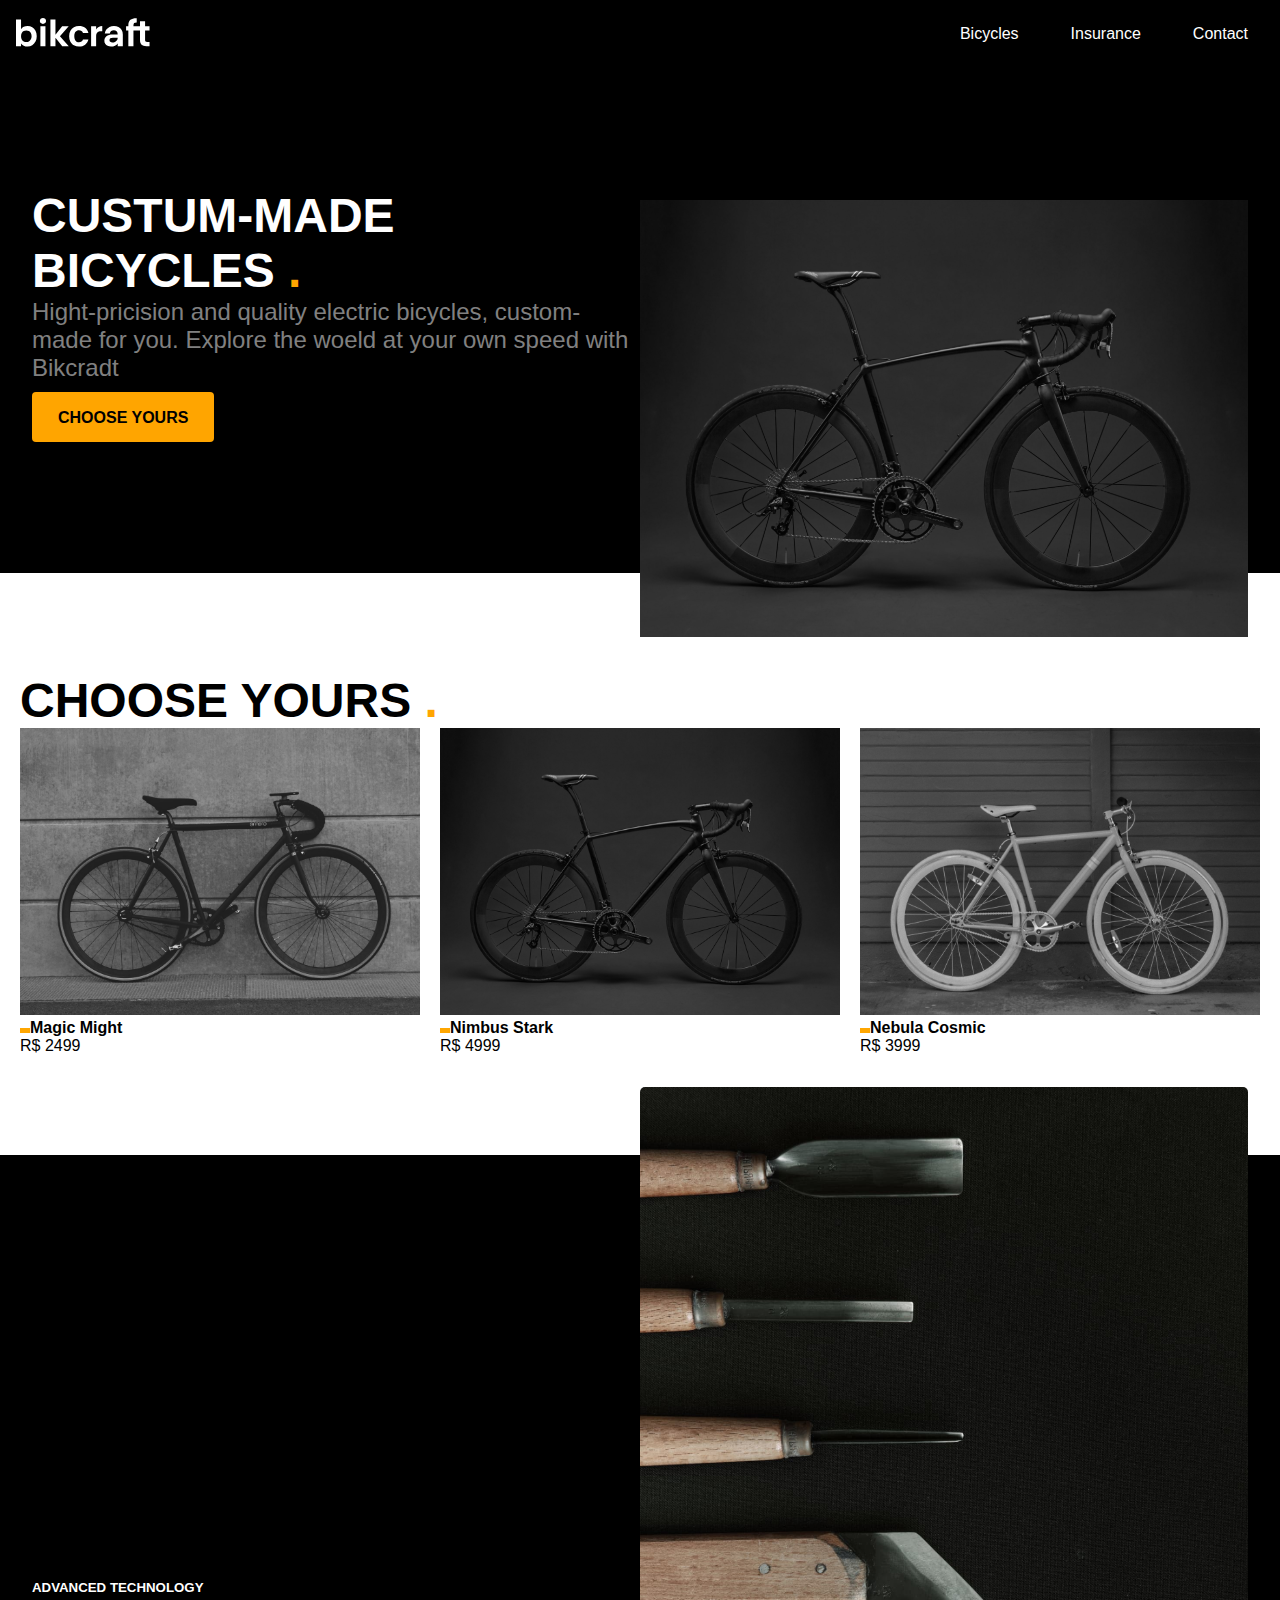
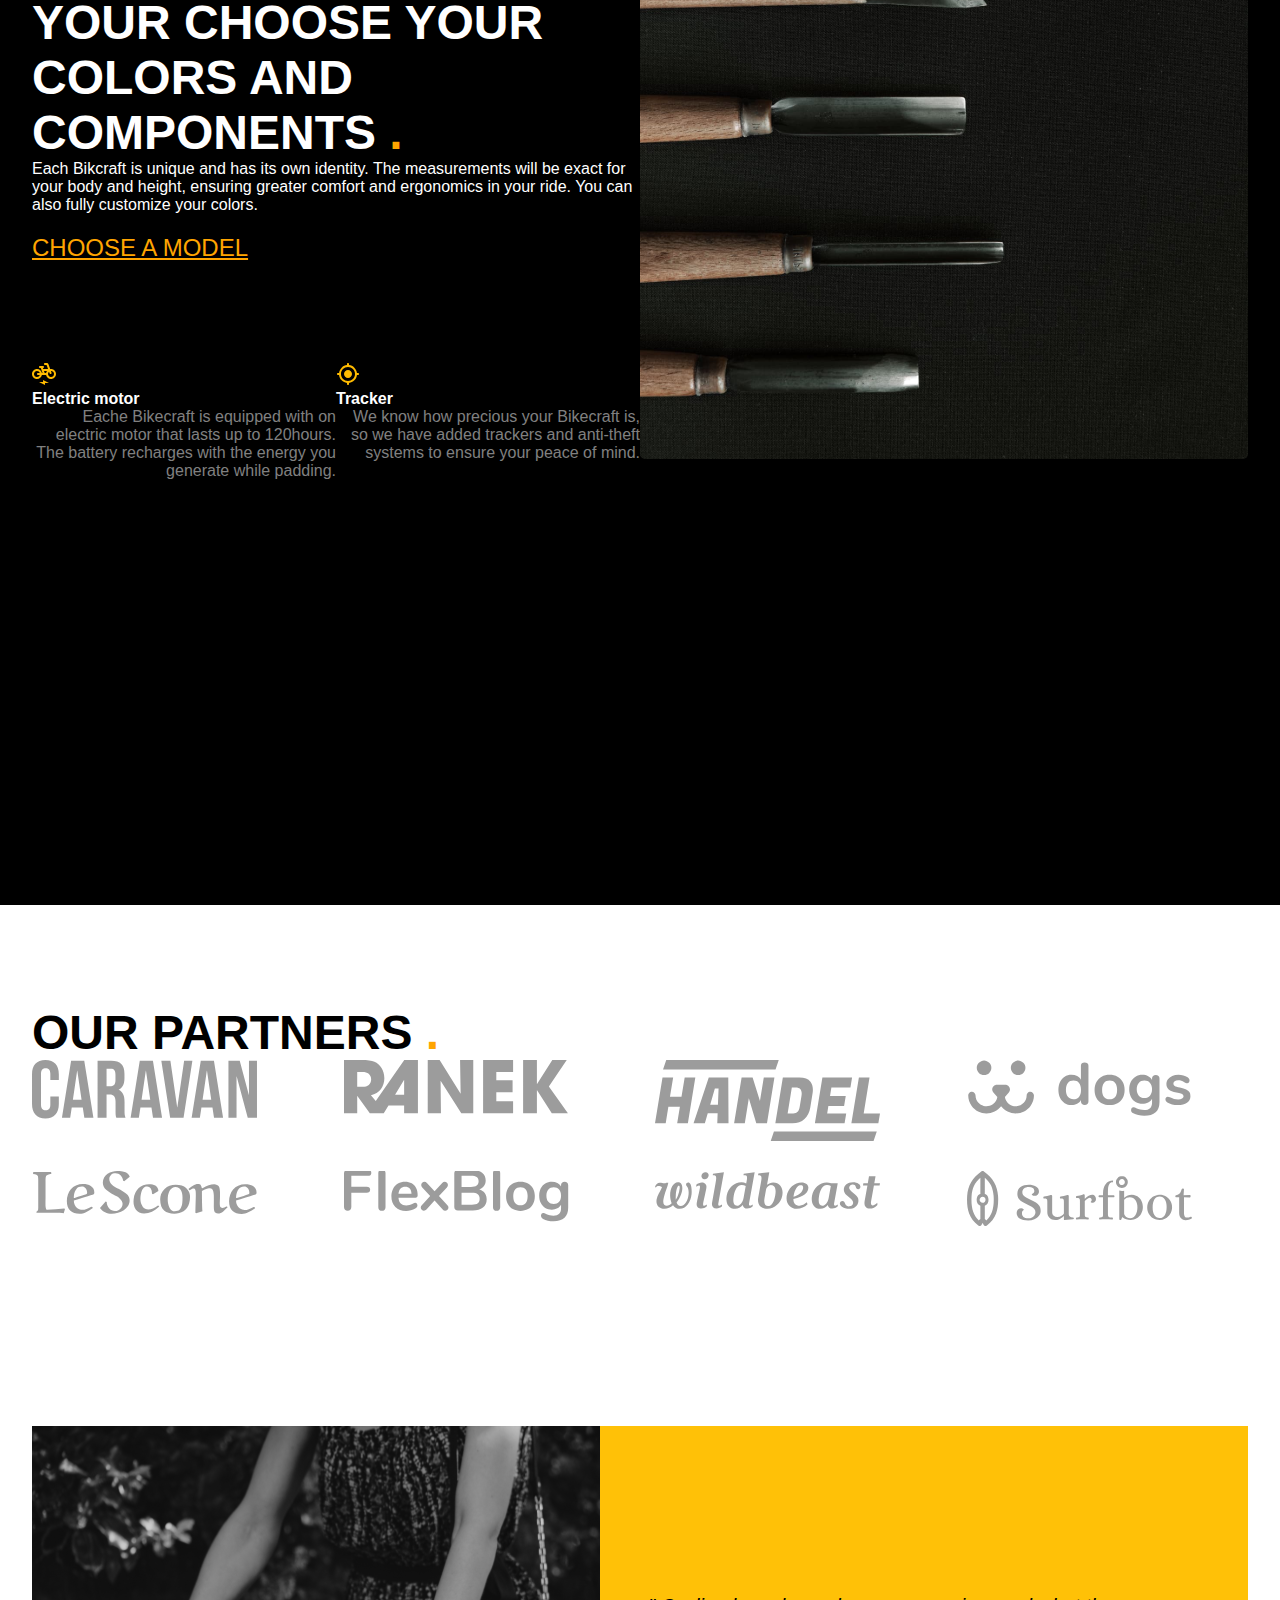
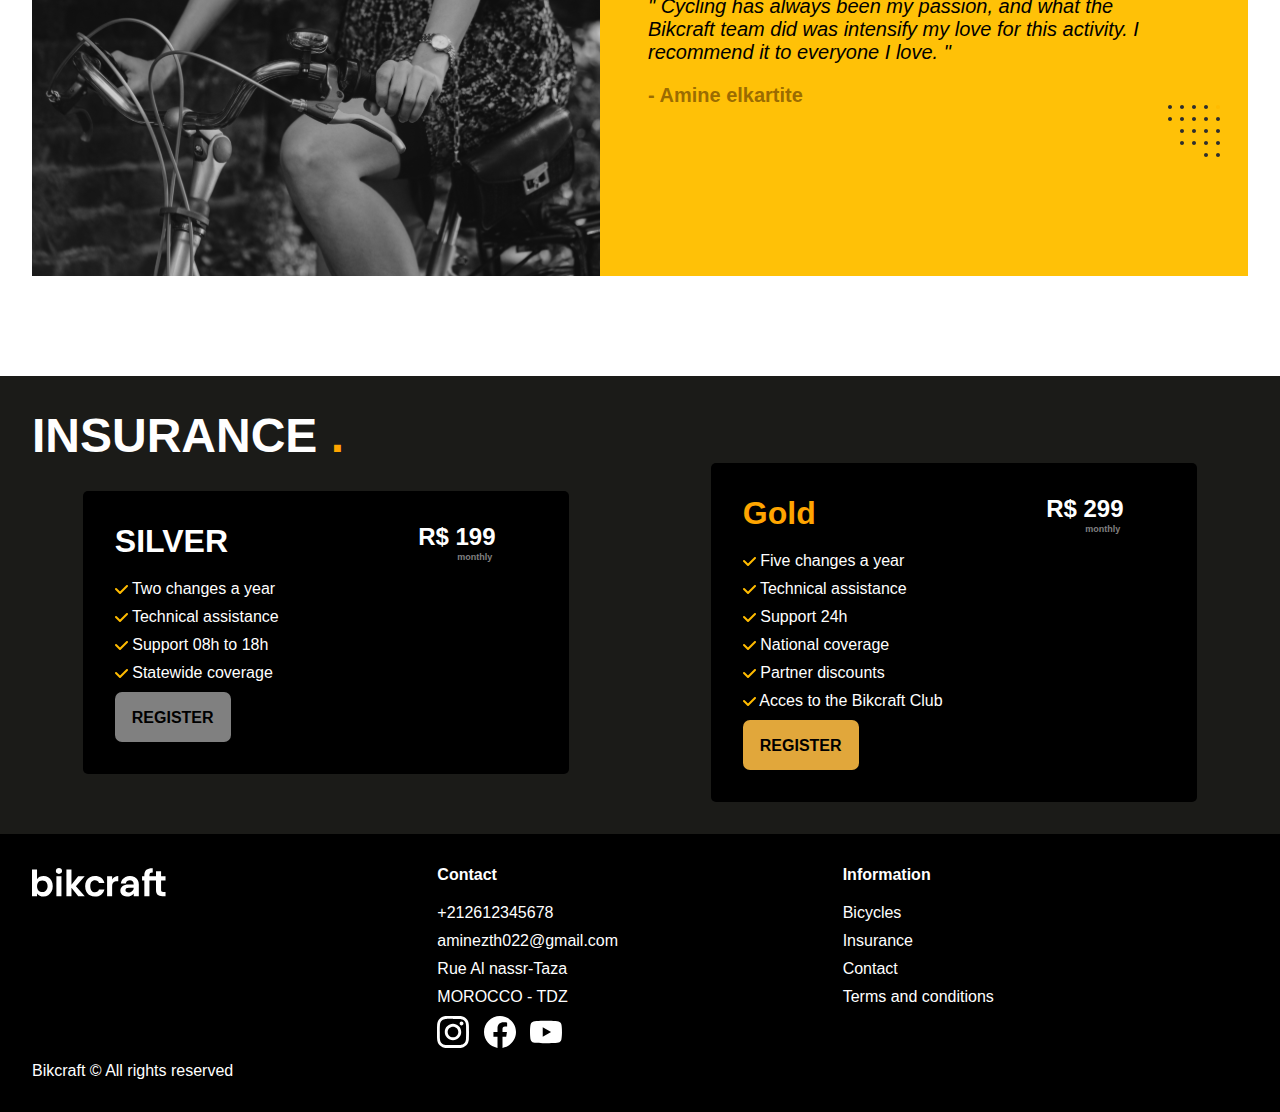
<file: index.html>
<!DOCTYPE html>
<html lang="en">
<head>
    <meta charset="UTF-8">
    <meta name="viewport" content="width=device-width, initial-scale=1.0">
    <link rel="stylesheet" href="https://cdnjs.cloudflare.com/ajax/libs/font-awesome/6.7.2/css/all.min.css" integrity="sha512-Evv84Mr4kqVGRNSgIGL/F/aIDqQb7xQ2vcrdIwxfjThSH8CSR7PBEakCr51Ck+w+/U6swU2Im1vVX0SVk9ABhg==" crossorigin="anonymous" referrerpolicy="no-referrer" />
    <link rel="stylesheet" href="style.css">
    <title>AY-SHOP</title>
</head>
<body>
    <header>
        <div class="logo">
            <a href="index.html"><img src="img/bikcraft 1.svg"></a>
        </div>
        <nav>
            <ul class="navigation">
                <li><a href="bicycles.html" class="nav-links">Bicycles</a></li>
                <li><a href="#insurance" class="nav-links">Insurance</a></li>
                <li><a href="contact.html" class="nav-links">Contact</a></li>
            </ul>
        </nav>
        <div class="icons">
            <div class="fa-solid fa-bars" id="menu-btn"></div>
        </div>
    </header>

    <section class="main">
        <div class="left">
            <h1 class="title">Custum-made</h1>
            <h1 class="title white">bicycles <span>.</span></h1>
            <p>Hight-pricision and quality electric bicycles, custom-made for you. Explore the woeld at your own speed with Bikcradt</p>

            <a href="bicycles.html" class="btn">choose yours</a>
        </div>
        <div class="right">
            <img src="img/bicicleta1 1.svg">
        </div>
    </section>

    <section class="bikes">
        <h1 class="title">Choose yours <span>.</span></h1>
        <div class="cards">
            <div class="card">
                <img src="img/bicicleta2.svg" onclick="location.href='bikes/magic.html'">
                <h4><span></span>Magic Might</h4>
                <p>R$ 2499</p>
            </div>

            <div class="card">
                <img src="img/bicicleta1 1.svg" onclick="location.href='bikes/nimbus.html'">
                <h4><span></span>Nimbus Stark</h4>
                <p>R$ 4999</p>
            </div>

            <div class="card">
                <img src="img/bicicleta3.svg" onclick="location.href='bikes/nebula.html'">
                <h4><span></span>Nebula Cosmic</h4>
                <p>R$ 3999</p>
            </div>
        </div>
    </section>

    <section class="about">
        <div class="content">
            <div>
                <h5>ADVANCED TECHNOLOGY</h5>
            <h1 class="title">
                Your choose your colors and components <span>.</span>
            </h1>
            <p>
                Each Bikcraft is unique and has its own identity. The measurements will be exact for your body and height, ensuring greater comfort and ergonomics in your ride. You can also fully customize your colors. 
            </p>

            <a href="bicycles.html" class="link">choose a model</a>
            </div>

            <div class="inside-content">
                <div>
                    <img src="img/eletrica.svg">
                    <h4>
                        Electric motor
                    </h4>
                    <p>
                        Eache Bikecraft is equipped with on electric motor that lasts up to 120hours. The battery recharges with the energy you generate while padding.
                    </p>
                </div>
                <div>
                    <img src="img/rastreador.svg">
                    <h4>
                        Tracker
                    </h4>
                    <p>
                        We know how precious your Bikecraft is, so we have added trackers and anti-theft systems to ensure your peace of mind.
                    </p>
                </div>
            </div>



        </div>
        <img src="img/diferencial.svg" class="content-img">
    </section>
    
    <section class="partners">
        <h1 class="title">
            our partners <span>.</span>
        </h1>
        <div class="partners-img">
            <img src="img/caravan.svg">
            <img src="img/ranek.svg">
            <img src="img/handel.svg">
            <img src="img/dogs.svg">
            <img src="img/lescone.svg">
            <img src="img/flexblog.svg">
            <img src="img/wildbeast.svg">
            <img src="img/surfbot.svg">
        </div>

        <div class="partners-content">
            <div class="image-section"></div>
            <div class="text-section">
                <p class="testimonial">" Cycling has always been my passion, and what the Bikcraft team did was intensify my love for this activity. I recommend it to everyone I love. "<span>- Amine elkartite</span></p>

                <img src="img/decorange.svg" class="text-image">
            </div>

           
        </div>
                
        </div>
    </section>

    <section class="insurance" id="insurance">
        <h1 class="title">
            Insurance <span>.</span>
        </h1>

        <div class="price-cards">
            <div class="price-card">
                <div class="header">
                    <h1 class="silver">
                        SILVER
                    </h1>
    
                    <h2>
                        R$ 199
                        <span>monthly</span>
                    </h2>
                </div>
                <div class="content">
                    <p><img src="img/lista.svg"> Two changes a year</p>
                    <p><img src="img/lista.svg"> Technical assistance</p>
                    <p><img src="img/lista.svg"> Support 08h to 18h</p>
                    <p><img src="img/lista.svg"> Statewide coverage</p>    
                    <a href="insurance.html" class="btn">
                        register
                    </a>
                </div>
            </div>
    
            <div class="price-card">
                <div class="header">
                    <h1 class="gold">
                        Gold
                    </h1>
    
                    <h2>
                        R$ 299
                        <span>monthly</span>
                    </h2>
                </div>
                <div class="content">
                    <p><img src="img/lista.svg"> Five changes a year</p>
                    <p><img src="img/lista.svg"> Technical assistance</p>
                    <p><img src="img/lista.svg"> Support 24h</p>
                    <p><img src="img/lista.svg"> National coverage</p>
                    <p><img src="img/lista.svg"> Partner discounts</p>
                    <p><img src="img/lista.svg"> Acces to the Bikcraft Club</p>
    
                    <a href="insurance.html" class="golden btn">
                        register
                    </a>
                </div>
            </div>
        </div>
    </section>

    <footer>
        <div class="footer-start">
            <div class="logo">
                <img src="img/bikcraft 1.svg">
            </div>
        </div>
        <div class="footer-midle">
            <h4>
                Contact
            </h4>
            <ul>
                <li>+212612345678</li>
                <li>aminezth022@gmail.com</li>
                <li><p>Rue Al nassr-Taza</p></li>
                <li>MOROCCO - TDZ</li>
                <li><p><img src="img/instagram.svg">      <img src="img/facebook.svg">        <img src="img/youtube.svg"></p></li>
            </ul>
        </div>
        <div class="end-footer">
            <h4>
                Information
            </h4>
            <ul>
            <li>Bicycles</li>
            <li>Insurance</li>
            <li>Contact</li>
            <li>Terms and conditions</li>
        </ul>
        </div>
        <p>
            Bikcraft &copy; All rights reserved
        </p>
    </footer>
</body>
</html>
</file>
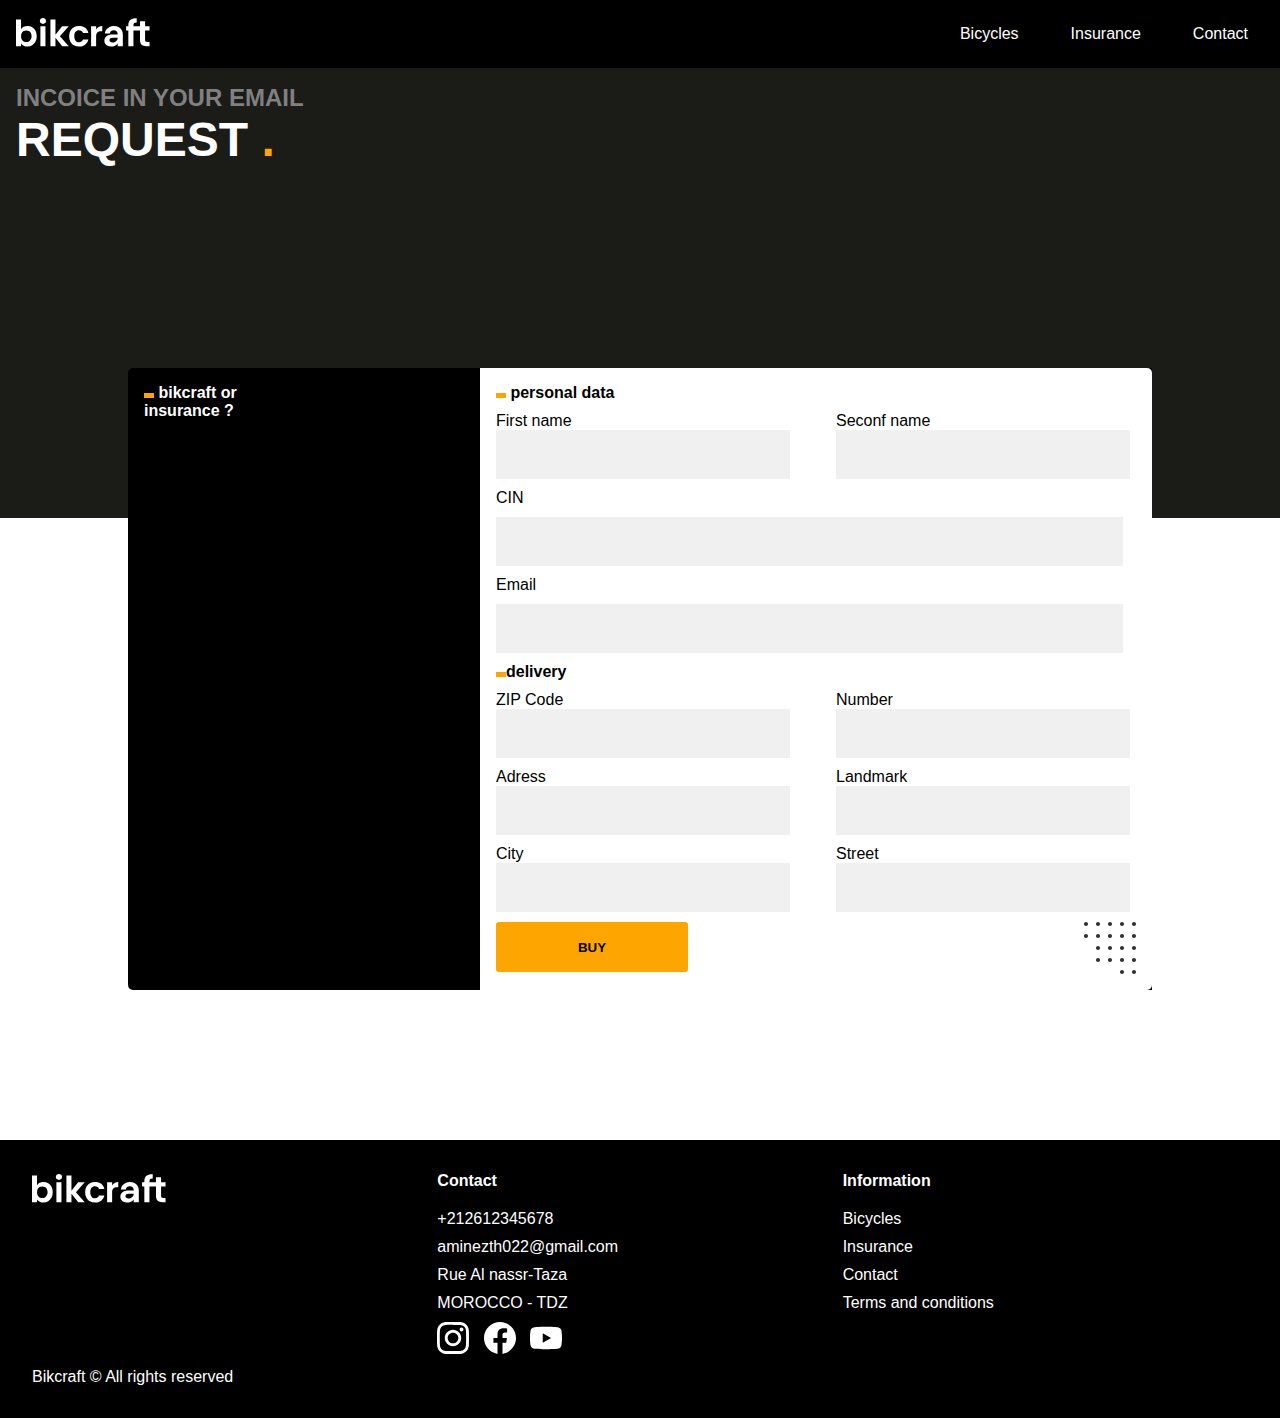
<file: buy.html>
<!DOCTYPE html>
<html lang="en">
<head>
    <meta charset="UTF-8">
    <meta name="viewport" content="width=device-width, initial-scale=1.0">
    <link rel="stylesheet" href="style.css">
    <title>Document</title>
</head>
<body>
    <header>
        <div class="logo">
            <a href="index.html"><img src="img/bikcraft 1.svg"></a>
        </div>
        <nav>
            <ul class="navigation">
                <li><a href="bicycles.html" class="nav-links">Bicycles</a></li>
                <li><a href="index.html#insurance" class="nav-links">Insurance</a></li>
                <li><a href="contact.html" class="nav-links">Contact</a></li>
            </ul>
        </nav>
    </header>
    
    <section class="ContactMain">
        <h4>incoice in your email</h4>
        <h1 class="title white">
            request <span>.</span>
        </h1>
    </section>

    <section class="Centralize">
        <div class="Contact">
            <div class="Content">
                <h4><span>
                </span> bikcraft or insurance ?</h4>
            </div>
            <form >
                <h4><span></span> personal data </h4>
                <div class="flexing">
                    <div>
                        <label for="first">First name</label>
                        <input type="text">
                    </div>
                    <div>
                        <label for="second">Seconf name</label>
                        <input type="text">
                    </div>
                </div>
                <label for="Cin">CIN</label>
                <input type="text">
                <label for="email">Email</label>
                <input type="email">
                <h4>
                    <span></span>delivery
                </h4>
                <div class="flexing">
                    <div>
                        <label for="zip">ZIP Code</label>
                        <input type="text">
                    </div>
                    <div>
                        <label for="num">Number</label>
                        <input type="tel" name="num" id="num">
                    </div>
                </div>
                <div class="flexing">
                    <div>
                        <label for="adress">Adress</label>
                        <input type="text">
                    </div>
                    <div>
                        <label for="landmark">Landmark</label>
                        <input type="text">
                    </div>
                </div>
                <div class="flexing">
                    <div>
                        <label for="city">City</label>
                        <input type="text">
                    </div>
                    <div>
                        <label for="street">Street</label>
                        <input type="text">
                    </div>
                </div>
                <div class="flexingbtn">
                    <button class="btn">
                        Buy
                    </button>
                    <img src="img/dec.svg" alt="">
                </div>
            </form>
        </div>
    </section>









    <footer>
        <div class="footer-start">
            <div class="logo">
                <img src="img/bikcraft 1.svg">
            </div>
        </div>
        <div class="footer-midle">
            <h4>
                Contact
            </h4>
            <ul>
                <li>+212612345678</li>
                <li>aminezth022@gmail.com</li>
                <li><p>Rue Al nassr-Taza</p></li>
                <li>MOROCCO - TDZ</li>
                <li><p><img src="img/instagram.svg">      <img src="img/facebook.svg">        <img src="img/youtube.svg"></p></li>
            </ul>
        </div>
        <div class="end-footer">
            <h4>
                Information
            </h4>
            <ul>
            <li>Bicycles</li>
            <li>Insurance</li>
            <li>Contact</li>
            <li>Terms and conditions</li>
        </ul>
        </div>
        <p>
            Bikcraft &copy; All rights reserved
        </p>
    </footer>
</body>
</html>
</file>
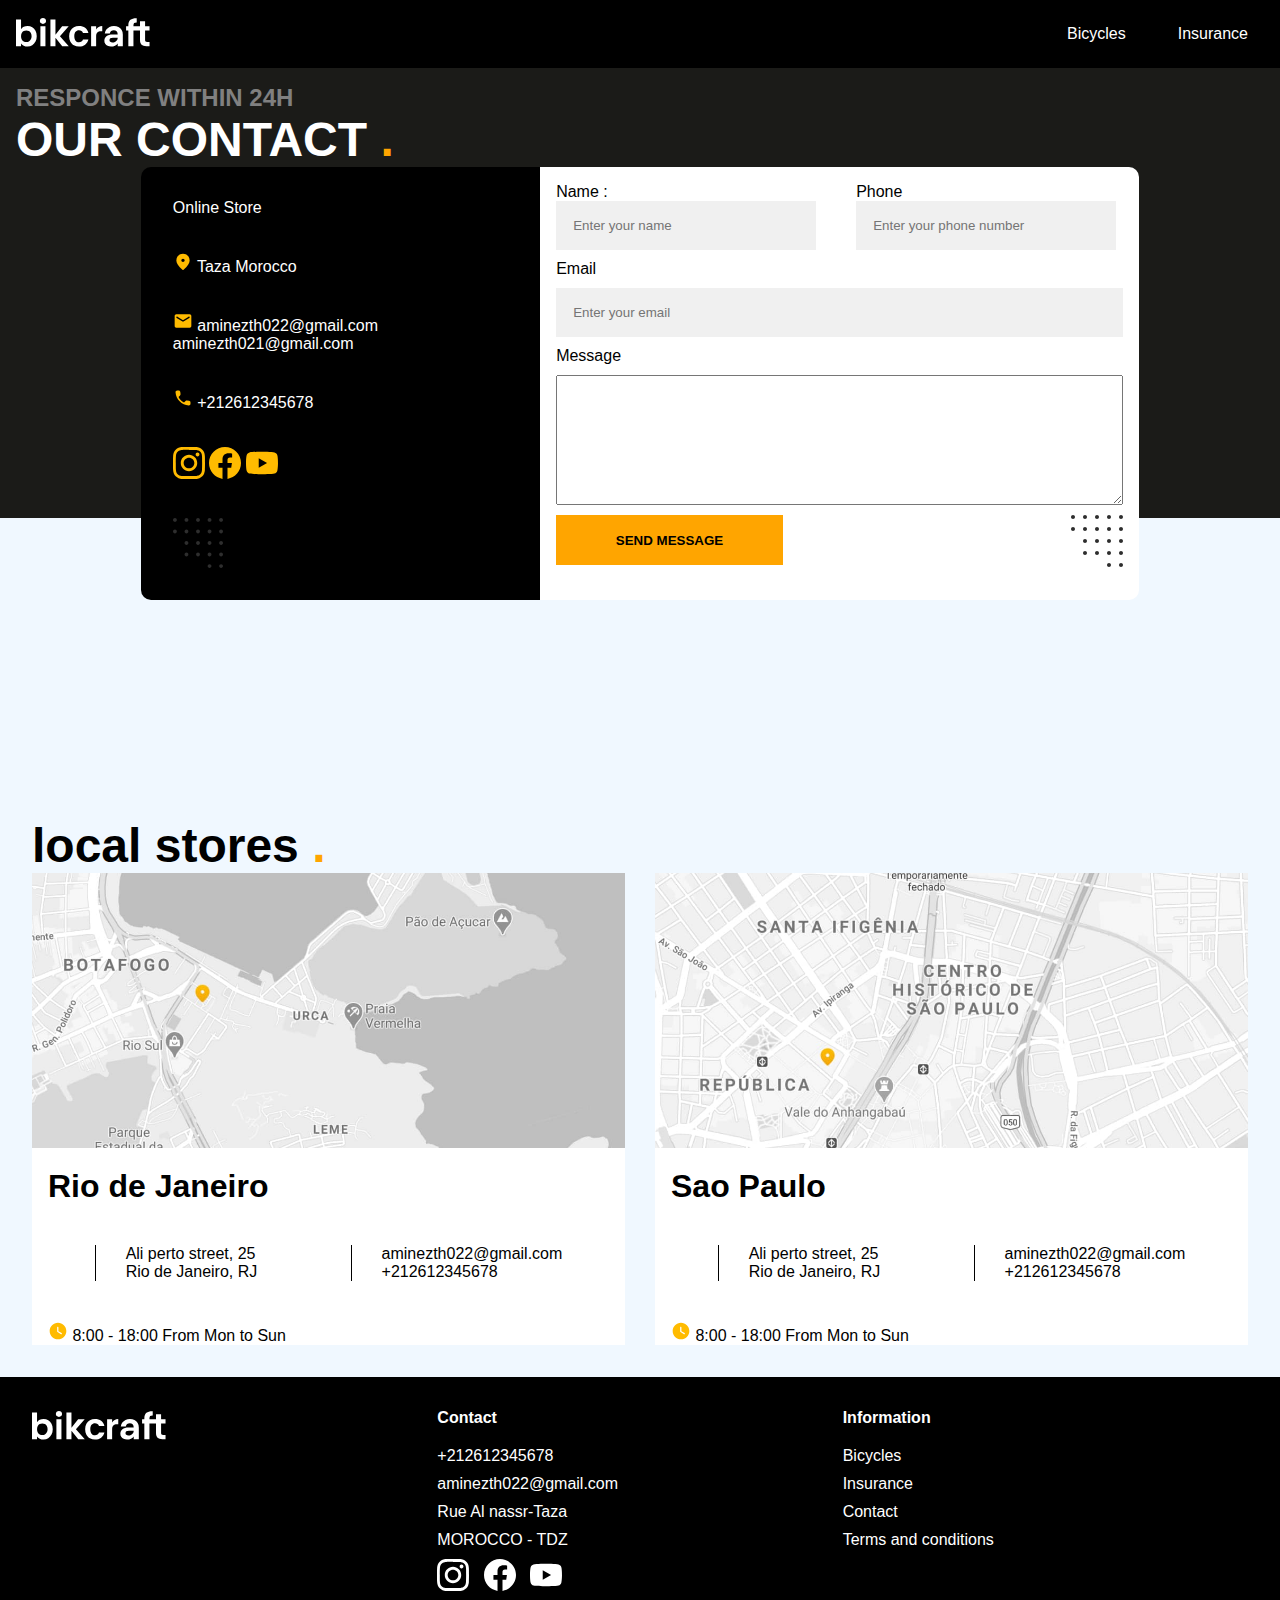
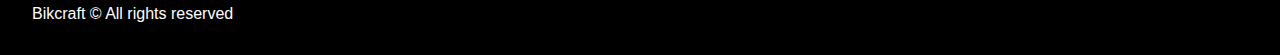
<file: contact.html>
<!DOCTYPE html>
<html lang="en">
<head>
    <meta charset="UTF-8">
    <meta name="viewport" content="width=device-width, initial-scale=1.0">
    <link rel="stylesheet" href="style.css">
    <title>Document</title>
</head>
<body>
    <header>
        <div class="logo">
            <a href="index.html"><img src="img/bikcraft 1.svg"></a>
        </div>
        <nav>
            <ul class="navigation">
                <li><a href="bicycles.html" class="nav-links">Bicycles</a></li>
                <li><a href="index.html#insurance" class="nav-links">Insurance</a></li>
            </ul>
        </nav>
    </header>


    <section class="ContactMain">

        <h4>
            responce within 24h
        </h4>
        <h1 class="title white">
            our contact <span>.</span>
        </h1>
        <div class="centralize">
            <div class="Contact">

                <div class="Content">
                    <p>Online Store</p>
                    <p>
                        <img src="img/local.svg">
                        Taza Morocco <br>
                    </p>
                    <p>
                        <img src="img/email.svg"> aminezth022@gmail.com <br>
                        aminezth021@gmail.com
                    </p>
                    <p>
                        <img src="img/telefone.svg" > +212612345678
                    </p>
                    <p><img src="img/instagram-orange.svg" >     <img src="img/facebook-orange.svg">  
                    <img src="img/youtube-orange.svg" ></p>

                    <img src="img/dec.svg">
                </div>
                <form >
                    <div class="flexing">
                        <div>
                            <label for="name">Name :</label>
                            <input type="text" name="name" placeholder="Enter your name">
                        </div>
                        <div>
                            <label for="Phone">Phone</label>
                            <input type="tel" name="Phone" placeholder="Enter your phone number">
                        </div>
                    </div>
                    <label for="Email">Email</label>
                    <input type="email" name="Email" placeholder="Enter your email">
                    <label for="cont">Message</label>
                    <textarea name="cont" id="cont"></textarea>
                    <div class="flexBtn">
                        <button type="submit" class="btn">send message</button>
                    <img src="img/dec.svg">
                    </div>
                </form>
    
            </div>
        </div>
    </section>

    <section class="localisation">
        <h1 class="title1">
            local stores <span>.</span>
        </h1>

        <div class="Cards">
            <div class="card">
                <img src="img/rj.jpg" class="map">

                <div class="content">
                    <h1>
                        Rio de Janeiro
                    </h1>
    
                    <div>
                        <div>
                            <p>Ali perto street, 25</p>
                            <p>Rio de Janeiro, RJ</p>
                        </div>
                        <div>
                            <p>aminezth022@gmail.com</p>
                            <p>+212612345678</p>
                        </div>
                </div>
                <p><img src="img/horario.svg"> 8:00 - 18:00 From Mon to Sun</p>
                </div>

            </div>

            <div class="card">
                <img src="img/sp.jpg" class="map">

               <div class="content">
                <h1>
                    Sao Paulo
                </h1>

                <div>
                    <div>
                        <p>Ali perto street, 25</p>
                        <p>Rio de Janeiro, RJ</p>
                    </div>
                    <div>
                        <p>aminezth022@gmail.com</p>
                        <p>+212612345678</p>
                    </div>
                </div>

                <p><img src="img/horario.svg"> 8:00 - 18:00 From Mon to Sun</p>
               </div>
            </div>
        </div>
    </section>













    <footer>
        <div class="footer-start">
            <div class="logo">
                <img src="img/bikcraft 1.svg">
            </div>
        </div>
        <div class="footer-midle">
            <h4>
                Contact
            </h4>
            <ul>
                <li>+212612345678</li>
                <li>aminezth022@gmail.com</li>
                <li><p>Rue Al nassr-Taza</p></li>
                <li>MOROCCO - TDZ</li>
                <li><p><img src="img/instagram.svg">      <img src="img/facebook.svg">        <img src="img/youtube.svg"></p></li>
            </ul>
        </div>
        <div class="end-footer">
            <h4>
                Information
            </h4>
            <ul>
            <li>Bicycles</li>
            <li>Insurance</li>
            <li>Contact</li>
            <li>Terms and conditions</li>
        </ul>
        </div>
        <p>
            Bikcraft &copy; All rights reserved
        </p>
    </footer>
</body>
</html>
</file>
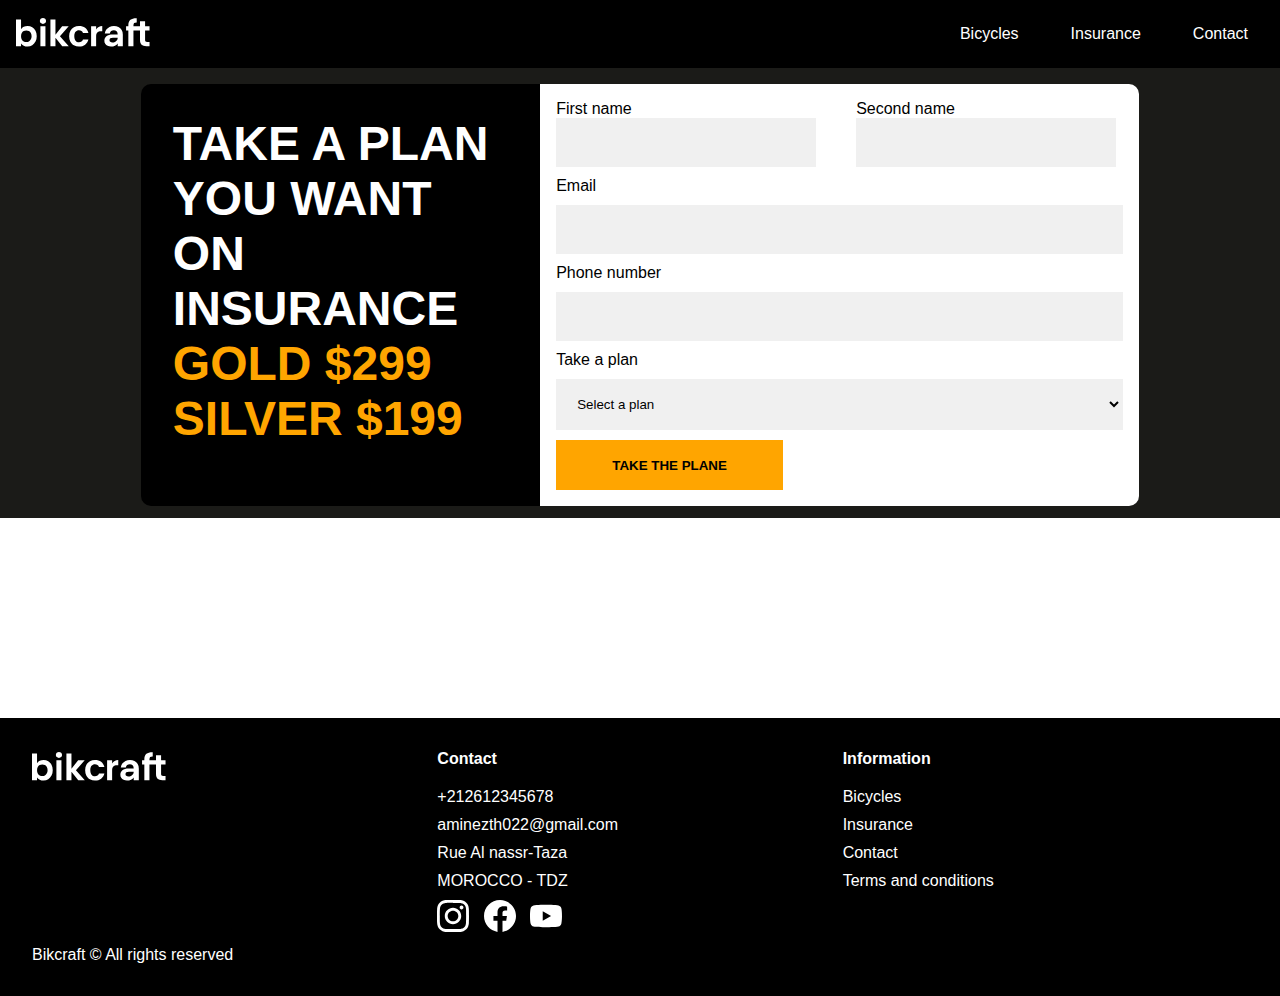
<file: insurance.html>
<!DOCTYPE html>
<html lang="en">
<head>
    <meta charset="UTF-8">
    <meta name="viewport" content="width=device-width, initial-scale=1.0">
    <link rel="stylesheet" href="style.css">
    <title>Bikcraft</title>
</head>
<body>
    <header>
        <div class="logo">
            <a href="index.html"><img src="img/bikcraft 1.svg"></a>
        </div>
        <nav>
            <ul class="navigation">
                <li><a href="bicycles.html" class="nav-links">Bicycles</a></li>
                <li><a href="index.html#insurance" class="nav-links">Insurance</a></li>
                <li><a href="contact.html" class="nav-links">Contact</a></li>
            </ul>
        </nav>
    </header>

    <section class="ContactMain big">
        <div class="centralize">
            <div class="Contact">
                <div class="Content">
                    <h1 class="title">
                        take a plan you want on insurance <br>
                        <span>Gold $299</span><br>
                        <span class="silver">Silver $199</span>
                    </h1>
                </div>
                <form >
                    <div class="flexing">
                        <div>
                            <label for="first">
                                First name
                            </label>
                            <input type="text" required>
                        </div>
                        <div>
                            <label for="first">
                                Second name
                            </label>
                            <input type="text" required>
                        </div>
                    </div>
                    <label for="emial">Email</label>
                    <input type="email" name="email " id="email" required>
    
                    <label for="phone">Phone number</label>
                    <input type="tel" name="phone" id="phone" required>
    
                    <label for="plan">Take a plan</label>
                    <select name="plan" id="plan">
                        <option value="">Select a plan</option>
                        <option value="gold">Gold plan</option>
                        <option value="silver">Silver plan</option>
                    </select>
                    <button type="submit" class="btn">
                        Take the Plane
                    </button>
                </form>
            </div>
        </div>
    </section>
    





    <footer>
        <div class="footer-start">
            <div class="logo">
                <img src="img/bikcraft 1.svg">
            </div>
        </div>
        <div class="footer-midle">
            <h4>
                Contact
            </h4>
            <ul>
                <li>+212612345678</li>
                <li>aminezth022@gmail.com</li>
                <li><p>Rue Al nassr-Taza</p></li>
                <li>MOROCCO - TDZ</li>
                <li><p><img src="img/instagram.svg">      <img src="img/facebook.svg">        <img src="img/youtube.svg"></p></li>
            </ul>
        </div>
        <div class="end-footer">
            <h4>
                Information
            </h4>
            <ul>
            <li>Bicycles</li>
            <li>Insurance</li>
            <li>Contact</li>
            <li>Terms and conditions</li>
        </ul>
        </div>
        <p>
            Bikcraft &copy; All rights reserved
        </p>
    </footer>
</body>
</html>
</file>
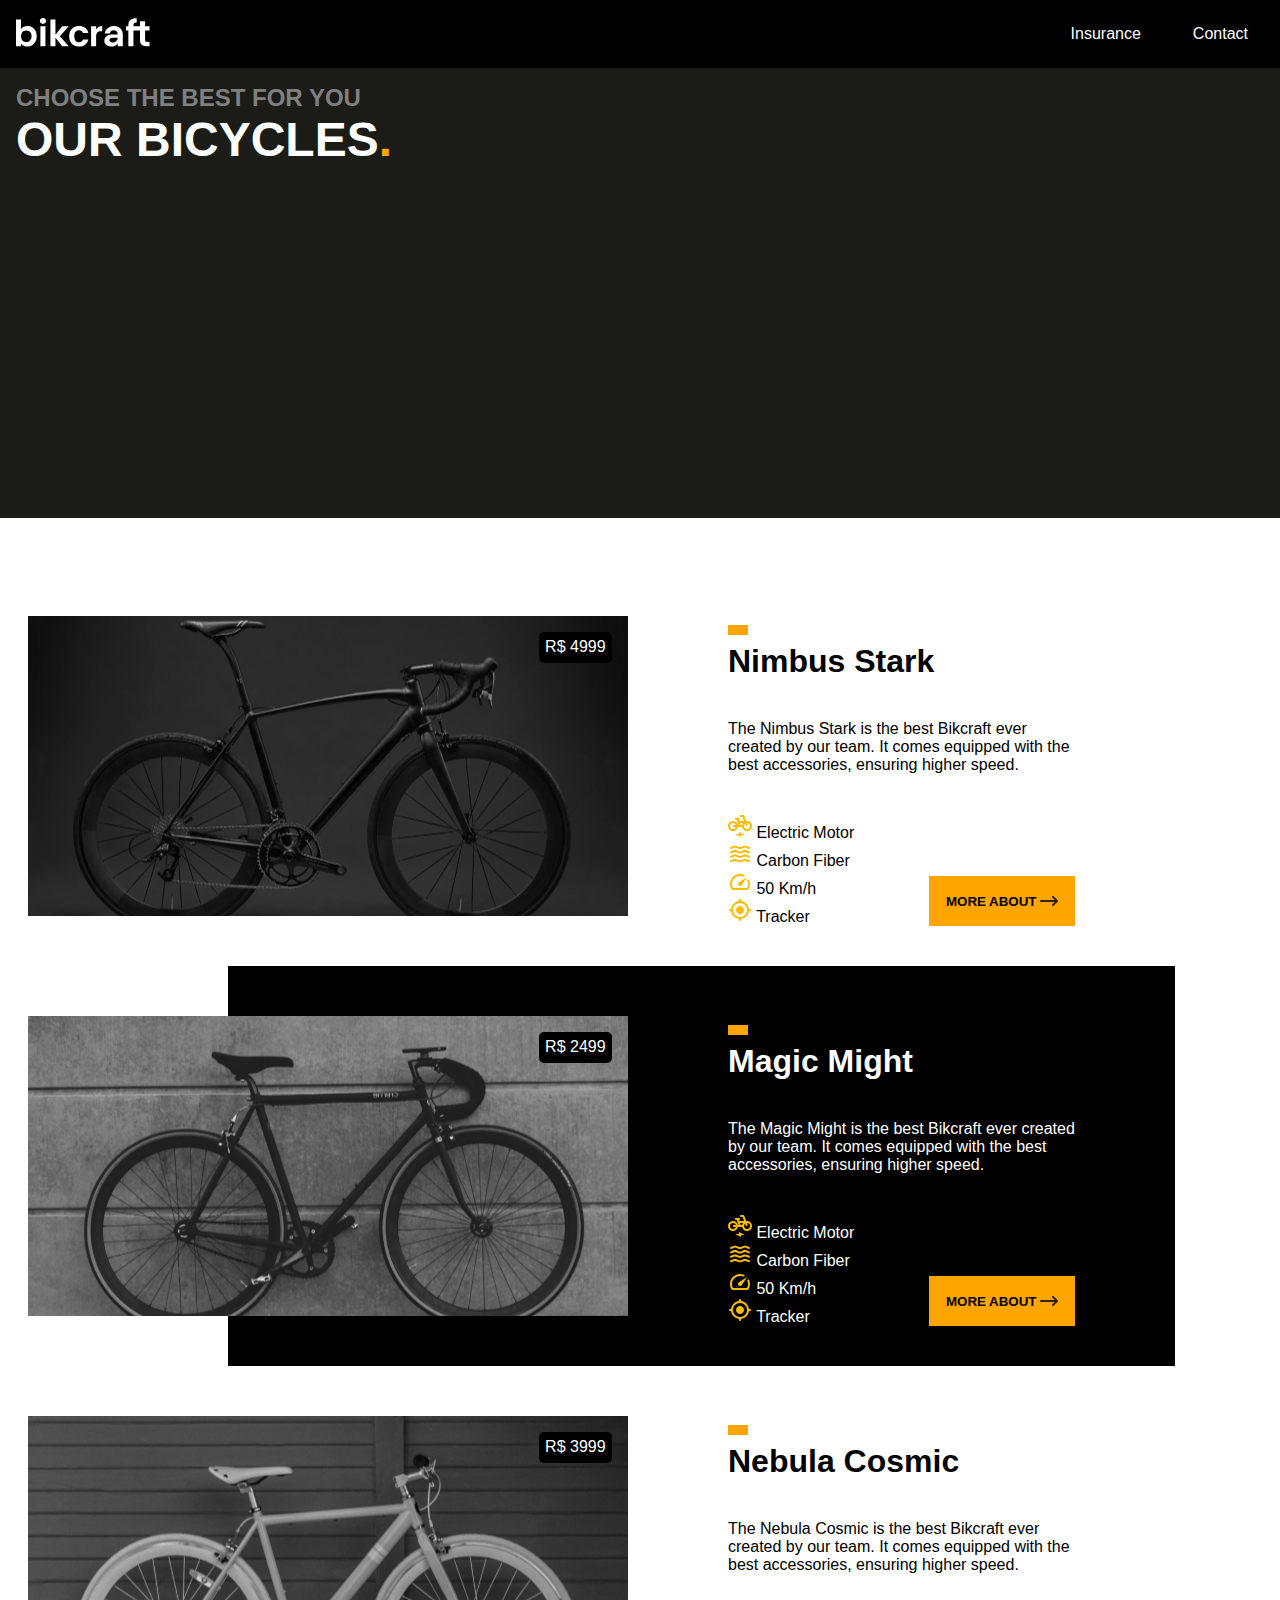
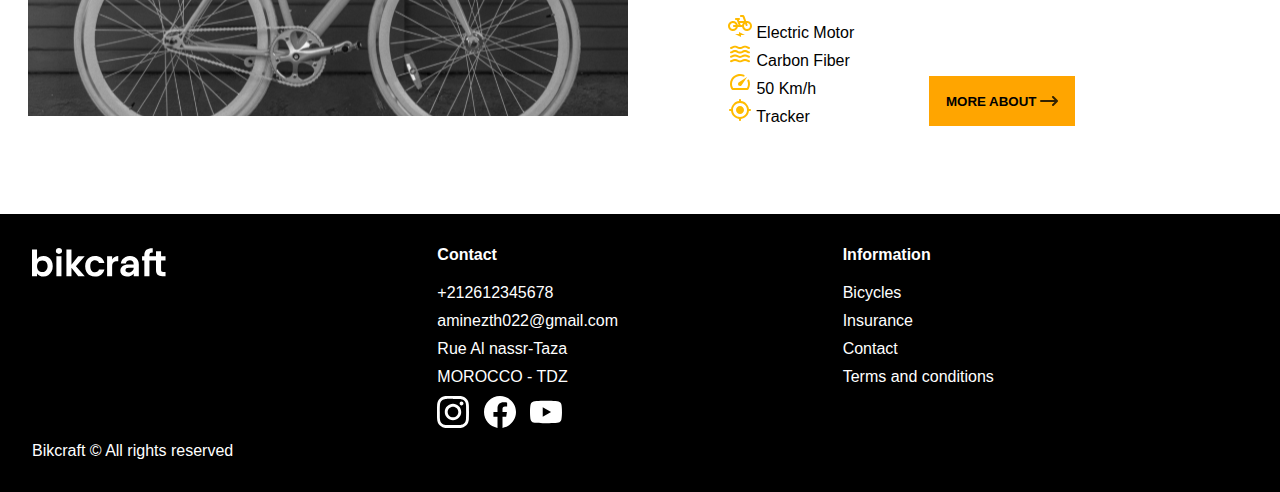
<file: products.html>
<!DOCTYPE html>
<html lang="en">
<head>
    <meta charset="UTF-8">
    <meta name="viewport" content="width=device-width, initial-scale=1.0">
    <link rel="stylesheet" href="style.css">
    <title>Bikecraft</title>
</head>
<body>
    <header>
        <div class="logo">
            <a href="index.html"><img src="img/bikcraft 1.svg"></a>
        </div>
        <nav>
            <ul class="navigation">
                <li><a href="index.html#insurance" class="nav-links">Insurance</a></li>
                <li><a href="contact.html" class="nav-links">Contact</a></li>
            </ul>
        </nav>
    </header>

    <section class="ContactMain">
        <h4>
            choose the best for you
        </h4>
        <h1 class="title white">
            our bicycles<span>.</span>
        </h1>
    </section>
    <section class="Bickes">
        <div class="bike">
            <div>
                <div class="Imagediv nimbus">
                    <span>R$ 4999</span>
                </div>
                
            </div>
            <div class="Bikecontent">
                <h4><span></span><br>
                    Nimbus Stark
                </h4>
                <p>The Nimbus Stark is the best Bikcraft ever created by our team. It comes equipped with the best accessories, ensuring higher speed.</p>

                <div class="flexing">
                    <div>
                        <p><img src="img/eletrica.svg">
                            Electric Motor</p>
                            <p><img src="img/carbono.svg">
                            Carbon Fiber</p>
                            <p><img src="img/velocidade.svg">
                            50 Km/h</p>
                            <p>
                                <img src="img/rastreador.svg">
                                Tracker 
                            </p>
                    </div>
                    <button class="btn" onclick="location.href='bikes/nimbus.html'">
                        MORE ABOUT <img src="img/seta.svg">
                    </button>
                </div>
            </div>

        </div>

        <div class="bike black">
            <div>
                <div class="Imagediv magic">
                    <span>R$ 2499</span>
                </div>
                
            </div>
            <div class="Bikecontent">
                <h4><span></span><br>
                    Magic Might
                </h4>
                <p>The Magic Might is the best Bikcraft ever created by our team. It comes equipped with the best accessories, ensuring higher speed.</p>

                <div class="flexing">
                    <div>
                        <p><img src="img/eletrica.svg">
                            Electric Motor</p>
                            <p><img src="img/carbono.svg">
                            Carbon Fiber</p>
                            <p><img src="img/velocidade.svg">
                            50 Km/h</p>
                            <p>
                                <img src="img/rastreador.svg">
                                Tracker 
                            </p>
                    </div>
                    <button class="btn" onclick="location.href='bikes/magic.html'">
                        MORE ABOUT <img src="img/seta.svg" alt="">
                    </button>
                </div>
            </div>

        </div>

        <div class="bike">
            <div>
                <div class="Imagediv nebula">
                    <span>R$ 3999</span>
                </div>
                
            </div>
            <div class="Bikecontent">
                <h4><span></span><br>
                    Nebula Cosmic
                </h4>
                <p>The Nebula Cosmic is the best Bikcraft ever created by our team. It comes equipped with the best accessories, ensuring higher speed.</p>

                <div class="flexing">
                    <div>
                        <p><img src="img/eletrica.svg">
                            Electric Motor</p>
                            <p><img src="img/carbono.svg">
                            Carbon Fiber</p>
                            <p><img src="img/velocidade.svg">
                            50 Km/h</p>
                            <p>
                                <img src="img/rastreador.svg">
                                Tracker 
                            </p>
                    </div>
                    <button class="btn" onclick="location.href='bikes/nebula.html'">
                        MORE ABOUT <img src="img/seta.svg" alt="">
                    </button>
                </div>
            </div>

        </div>



    </section>











    <footer>
        <div class="footer-start">
            <div class="logo">
                <img src="img/bikcraft 1.svg">
            </div>
        </div>
        <div class="footer-midle">
            <h4>
                Contact
            </h4>
            <ul>
                <li>+212612345678</li>
                <li>aminezth022@gmail.com</li>
                <li><p>Rue Al nassr-Taza</p></li>
                <li>MOROCCO - TDZ</li>
                <li><p><img src="img/instagram.svg">      <img src="img/facebook.svg">        <img src="img/youtube.svg"></p></li>
            </ul>
        </div>
        <div class="end-footer">
            <h4>
                Information
            </h4>
            <ul>
            <li>Bicycles</li>
            <li>Insurance</li>
            <li>Contact</li>
            <li>Terms and conditions</li>
        </ul>
        </div>
        <p>
            Bikcraft &copy; All rights reserved
        </p>
    </footer>
    
</body>
</html>
</file>
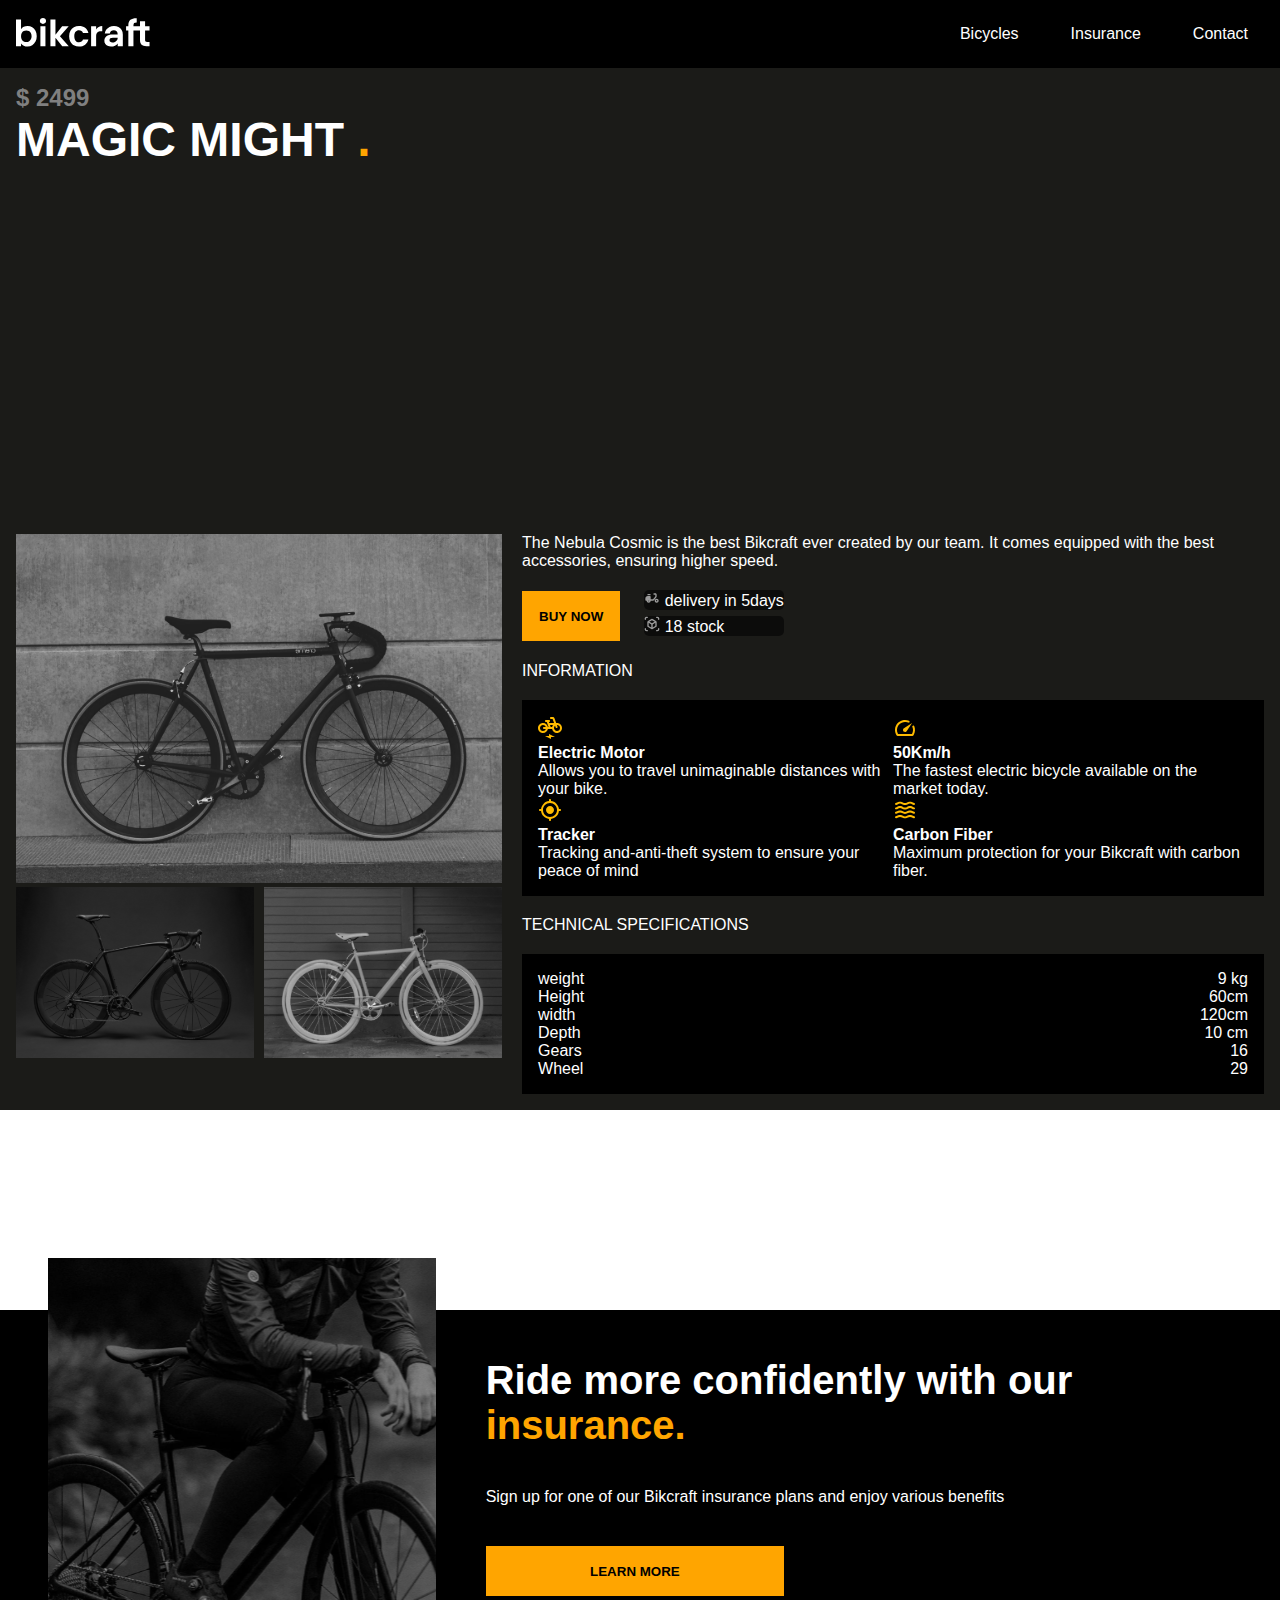
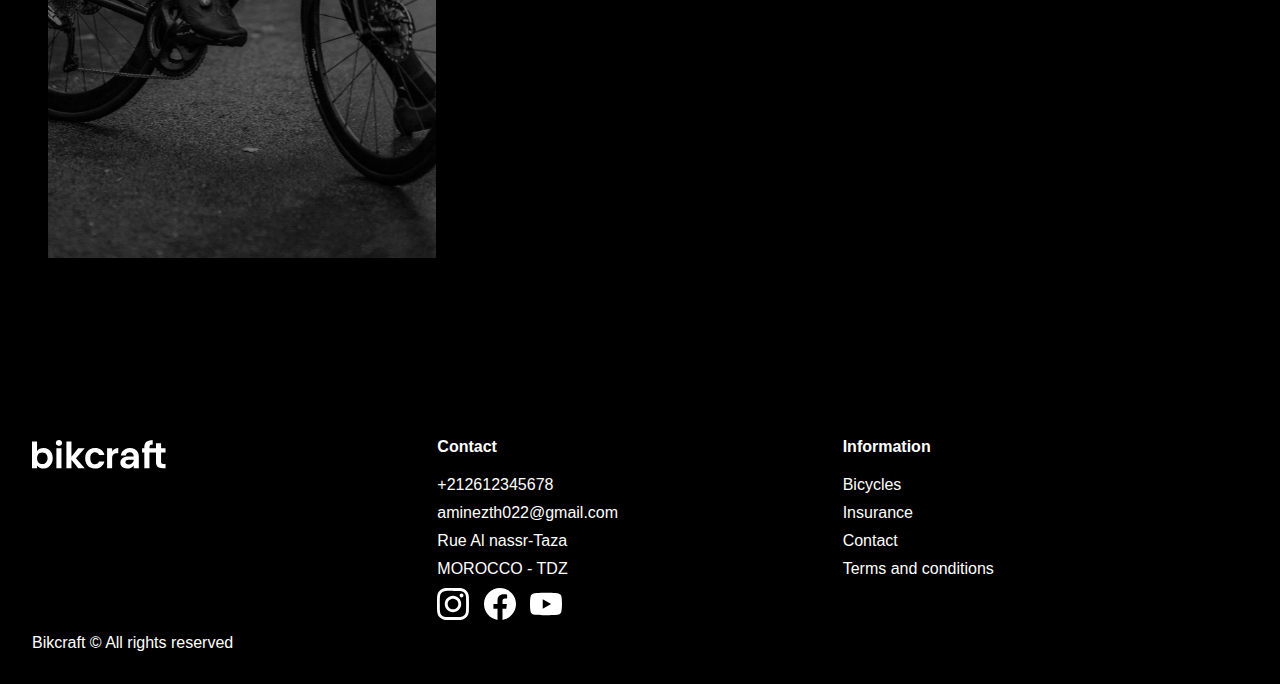
<file: product/magic.html>
<!DOCTYPE html>
<html lang="en">
<head>
    <meta charset="UTF-8">
    <meta name="viewport" content="width=device-width, initial-scale=1.0">
    <link rel="stylesheet" href="../style.css">
    <title>Bikecraft</title>
</head>
<body>
    <header>
        <div class="logo">
            <a href="../index.html"><img src="../img/bikcraft 1.svg"></a>
        </div>
        <nav>
            <ul class="navigation">
                <li><a href="../bicycles.html" class="nav-links">Bicycles</a></li>
                <li><a href="../index.html#insurance" class="nav-links">Insurance</a></li>
                <li><a href="../contact.html" class="nav-links">Contact</a></li>
            </ul>
        </nav>
    </header>

    <section class="ContactMain">
        <h4>$ 2499</h4>
        <h1 class="title white">
            Magic Might <span>.</span>
        </h1>
    </section>
    <section class="product">
        <div class="images">
            <img src="../img/bicicleta2.svg">
            <div class="flexingImage">
                <img src="../img/bicicleta1 1.svg" onclick="location.href='nimbus.html'">
                <img src="../img/bicicleta3.svg" onclick="location.href='nebula.html'">
            </div>
        </div>
        <div class="content">
            <p>
                The Nebula Cosmic is the best Bikcraft ever created by our team. It comes equipped with the best accessories, ensuring higher speed.
            </p>
            <div class="btnFlex">
                <button class="btn" onclick="location.href='../buy.html'">
                    Buy Now 
                </button>
                <div>
                    <span> <img src="../img/entrega.svg" >  delivery in 5days </span>
                <span>
                    <img src="../img/estoque.svg" >   18 stock</span>
                </div>
            </div>

            <p>INFORMATION</p>
            <div class="flexing2">
                <div>
                    <p>
                        <img src="../img/eletrica.svg"><br>
                        <strong>Electric Motor</strong><br>
                        Allows you to travel unimaginable distances with your bike.
                    </p>
                </div>
                <div>
                    <p>
                        <img src="../img/velocidade.svg" ><br>
                        <strong>50Km/h</strong><br>
                        The fastest electric bicycle available on the market today.
                    </p>
                </div>
                <div>
                    <p>
                        <img src="../img/rastreador.svg" ><br>
                        <strong>Tracker</strong><br>
                        Tracking and-anti-theft system to ensure your peace of mind
                    </p>
                </div>
                <div>
                    <p>
                        <img src="../img/carbono.svg"><br>
                        <strong>Carbon Fiber</strong><br>
                        Maximum protection for your Bikcraft with carbon fiber.
                    </p>
                </div>
            </div>

            <p>
                TECHNICAL SPECIFICATIONS
            </p>

            <div class="tachnic">
                <div class="technicflex">
                    <p>weight</p>
                    <p>9 kg</p>
                </div>
                <div class="technicflex">
                    <p>Height</p>
                    <p>60cm</p>
                </div>
                <div class="technicflex">
                    <p>width</p>
                    <p>120cm</p>
                </div>
                <div class="technicflex">
                    <p>Depth</p>
                    <p>10 cm</p>
                </div>
                <div class="technicflex">
                    <p>Gears</p>
                    <p>16</p>
                </div>
                <div class="technicflex">
                    <p>Wheel</p>
                    <p>29</p>
                </div>
            </div>
        </div>

    </section>

    <section class="more">
        <div class="MoreImg">
            
        </div>
        <div class="content">
            <h1 class="title">
                Ride more confidently with our <span>insurance.</span>
            </h1>
            <p>
                Sign up for one of our Bikcraft insurance plans and enjoy various benefits
            </p>
            <button onclick="location.href='#'" class="btn"> Learn More</button>
        </div>
    </section>





    <footer>
        <div class="footer-start">
            <div class="logo">
                <img src="../img/bikcraft 1.svg">
            </div>
        </div>
        <div class="footer-midle">
            <h4>
                Contact
            </h4>
            <ul>
                <li>+212612345678</li>
                <li>aminezth022@gmail.com</li>
                <li><p>Rue Al nassr-Taza</p></li>
                <li>MOROCCO - TDZ</li>
                <li><p><img src="../img/instagram.svg">      <img src="../img/facebook.svg">        <img src="../img/youtube.svg"></p></li>
            </ul>
        </div>
        <div class="end-footer">
            <h4>
                Information
            </h4>
            <ul>
            <li>Bicycles</li>
            <li>Insurance</li>
            <li>Contact</li>
            <li>Terms and conditions</li>
        </ul>
        </div>
        <p>
            Bikcraft &copy; All rights reserved
        </p>
    </footer>
    
</body>
</html>
</file>
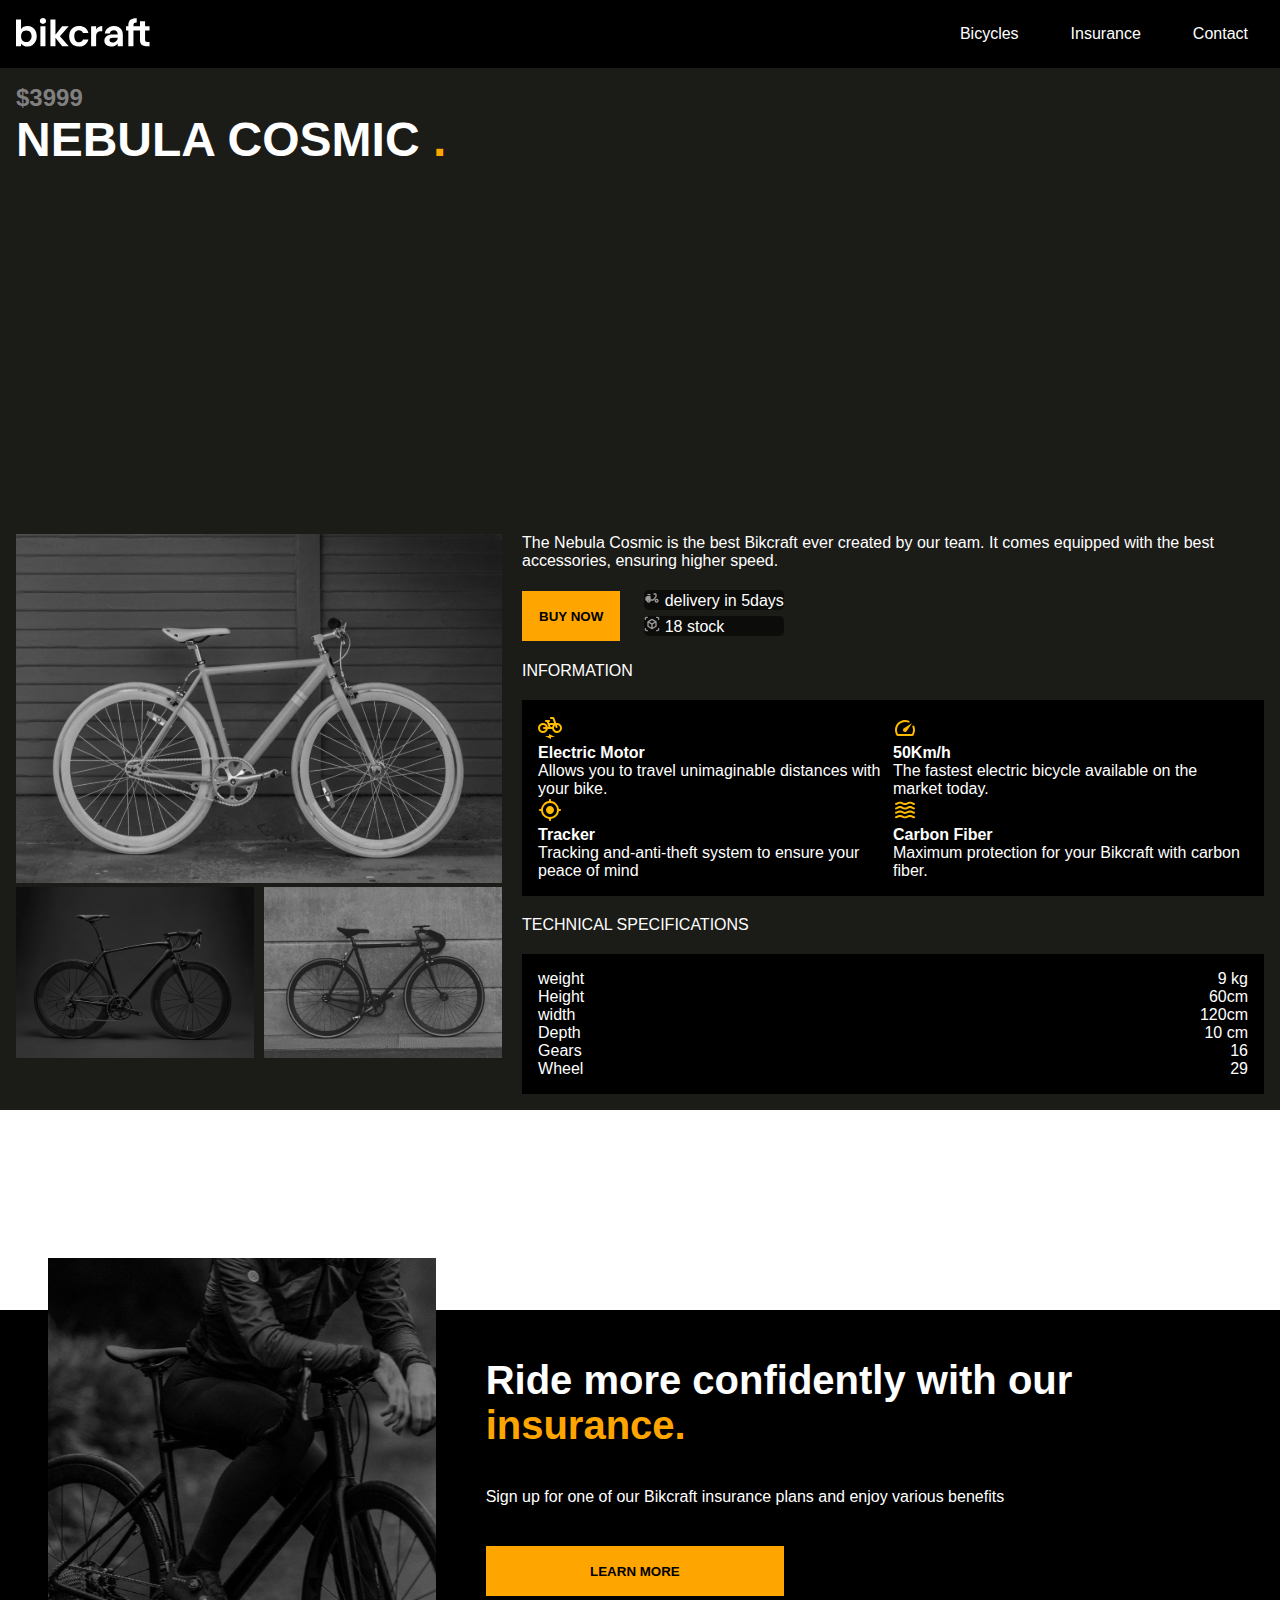
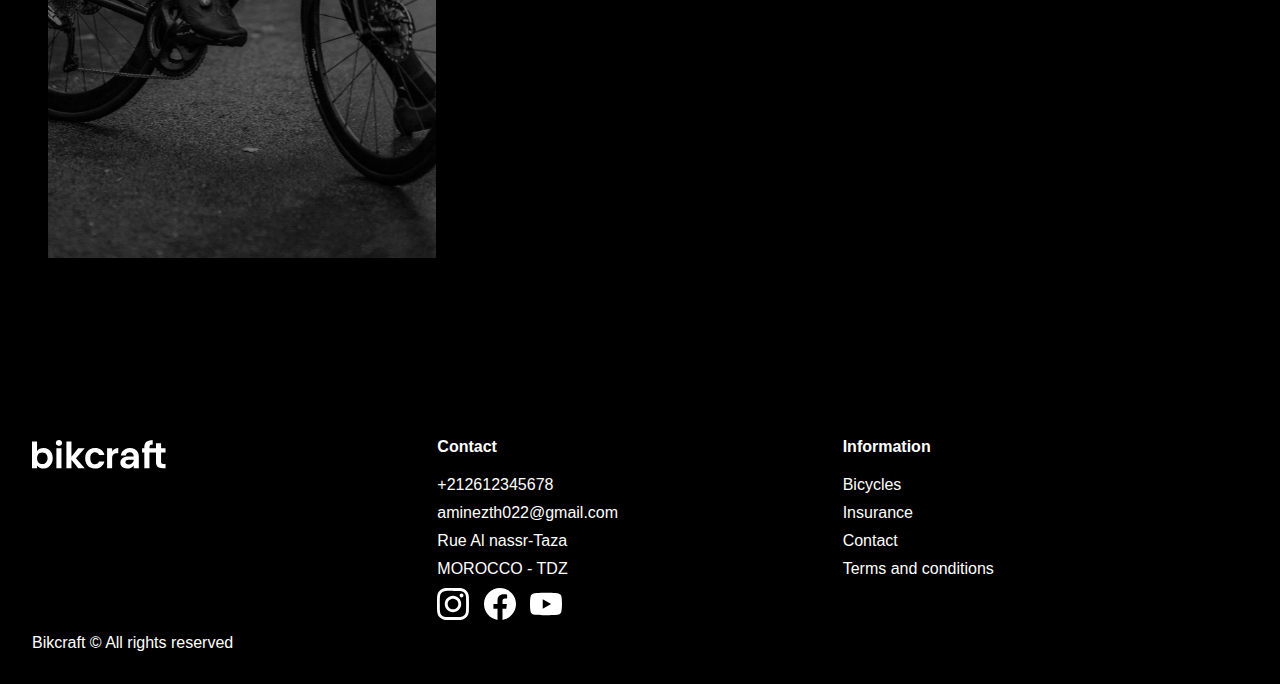
<file: product/nebula.html>
<!DOCTYPE html>
<html lang="en">
<head>
    <meta charset="UTF-8">
    <meta name="viewport" content="width=device-width, initial-scale=1.0">
    <link rel="stylesheet" href="../style.css">
    <title>Bikecraft</title>
</head>
<body>
    <header>
        <div class="logo">
            <a href="../index.html"><img src="../img/bikcraft 1.svg"></a>
        </div>
        <nav>
            <ul class="navigation">
                <li><a href="../bicycles.html" class="nav-links">Bicycles</a></li>
                <li><a href="../index.html#insurance" class="nav-links">Insurance</a></li>
                <li><a href="../contact.html" class="nav-links">Contact</a></li>
            </ul>
        </nav>
    </header>

    <section class="ContactMain">
        <h4>$3999</h4>
        <h1 class="title white">
            Nebula Cosmic <span>.</span>
        </h1>
    </section>
    <section class="product">
        <div class="images">
            <img src="../img/bicicleta3.svg">
            <div class="flexingImage">
                <img src="../img/bicicleta1 1.svg" onclick="location.href='nimbus.html'">
                <img src="../img/bicicleta2.svg" onclick="location.href='magic.html'">
            </div>
        </div>
        <div class="content">
            <p>
                The Nebula Cosmic is the best Bikcraft ever created by our team. It comes equipped with the best accessories, ensuring higher speed.
            </p>
            <div class="btnFlex">
                <button class="btn" onclick="location.href='../buy.html'">
                    Buy Now 
                </button>
                <div>
                    <span> <img src="../img/entrega.svg" >  delivery in 5days </span>
                <span>
                    <img src="../img/estoque.svg" >   18 stock</span>
                </div>
            </div>

            <p>INFORMATION</p>
            <div class="flexing2">
                <div>
                    <p>
                        <img src="../img/eletrica.svg"><br>
                        <strong>Electric Motor</strong><br>
                        Allows you to travel unimaginable distances with your bike.
                    </p>
                </div>
                <div>
                    <p>
                        <img src="../img/velocidade.svg" ><br>
                        <strong>50Km/h</strong><br>
                        The fastest electric bicycle available on the market today.
                    </p>
                </div>
                <div>
                    <p>
                        <img src="../img/rastreador.svg" ><br>
                        <strong>Tracker</strong><br>
                        Tracking and-anti-theft system to ensure your peace of mind
                    </p>
                </div>
                <div>
                    <p>
                        <img src="../img/carbono.svg"><br>
                        <strong>Carbon Fiber</strong><br>
                        Maximum protection for your Bikcraft with carbon fiber.
                    </p>
                </div>
            </div>

            <p>
                TECHNICAL SPECIFICATIONS
            </p>

            <div class="tachnic">
                <div class="technicflex">
                    <p>weight</p>
                    <p>9 kg</p>
                </div>
                <div class="technicflex">
                    <p>Height</p>
                    <p>60cm</p>
                </div>
                <div class="technicflex">
                    <p>width</p>
                    <p>120cm</p>
                </div>
                <div class="technicflex">
                    <p>Depth</p>
                    <p>10 cm</p>
                </div>
                <div class="technicflex">
                    <p>Gears</p>
                    <p>16</p>
                </div>
                <div class="technicflex">
                    <p>Wheel</p>
                    <p>29</p>
                </div>
            </div>
        </div>

    </section>

    <section class="more">
        <div class="MoreImg">
            
        </div>
        <div class="content">
            <h1 class="title">
                Ride more confidently with our <span>insurance.</span>
            </h1>
            <p>
                Sign up for one of our Bikcraft insurance plans and enjoy various benefits
            </p>
            <button onclick="location.href='#'" class="btn"> Learn More</button>
        </div>
    </section>





    <footer>
        <div class="footer-start">
            <div class="logo">
                <img src="../img/bikcraft 1.svg">
            </div>
        </div>
        <div class="footer-midle">
            <h4>
                Contact
            </h4>
            <ul>
                <li>+212612345678</li>
                <li>aminezth022@gmail.com</li>
                <li><p>Rue Al nassr-Taza</p></li>
                <li>MOROCCO - TDZ</li>
                <li><p><img src="../img/instagram.svg">      <img src="../img/facebook.svg">        <img src="../img/youtube.svg"></p></li>
            </ul>
        </div>
        <div class="end-footer">
            <h4>
                Information
            </h4>
            <ul>
            <li>Bicycles</li>
            <li>Insurance</li>
            <li>Contact</li>
            <li>Terms and conditions</li>
        </ul>
        </div>
        <p>
            Bikcraft &copy; All rights reserved
        </p>
    </footer>
    
</body>
</html>
</file>
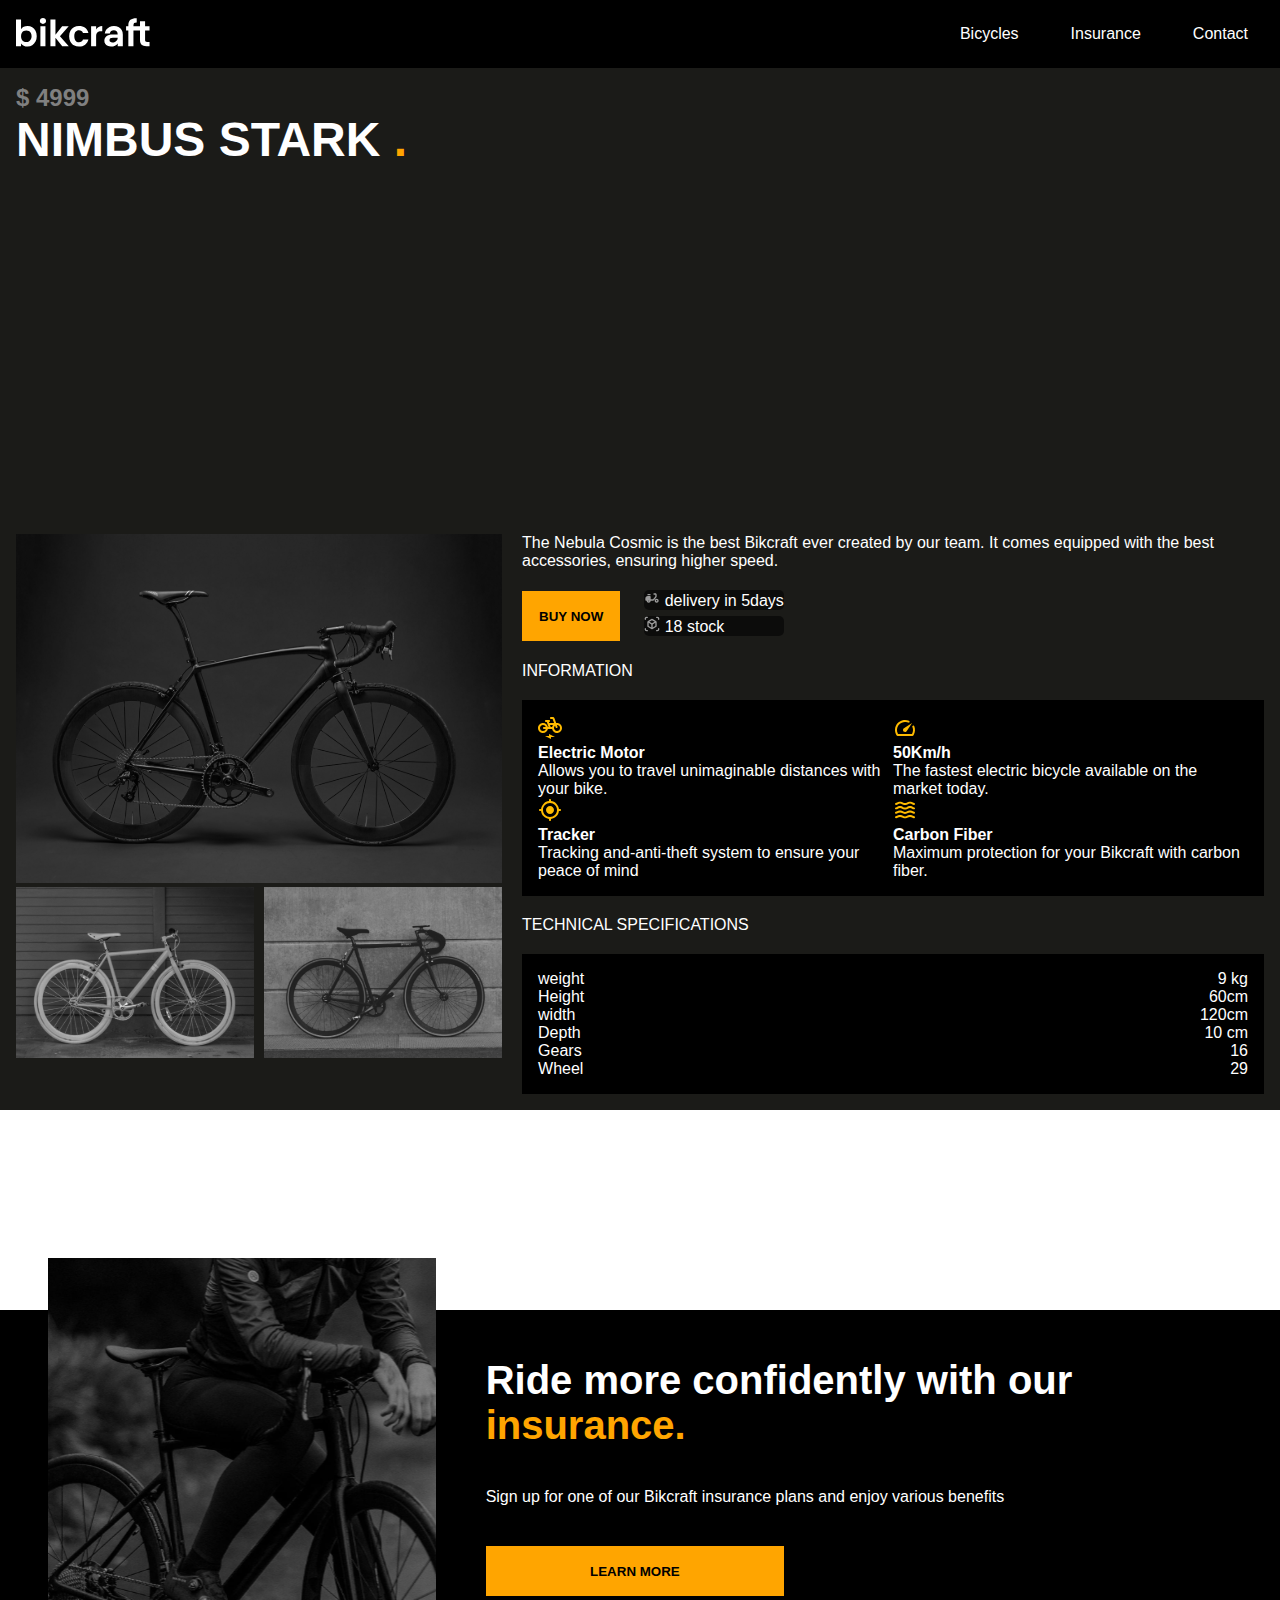
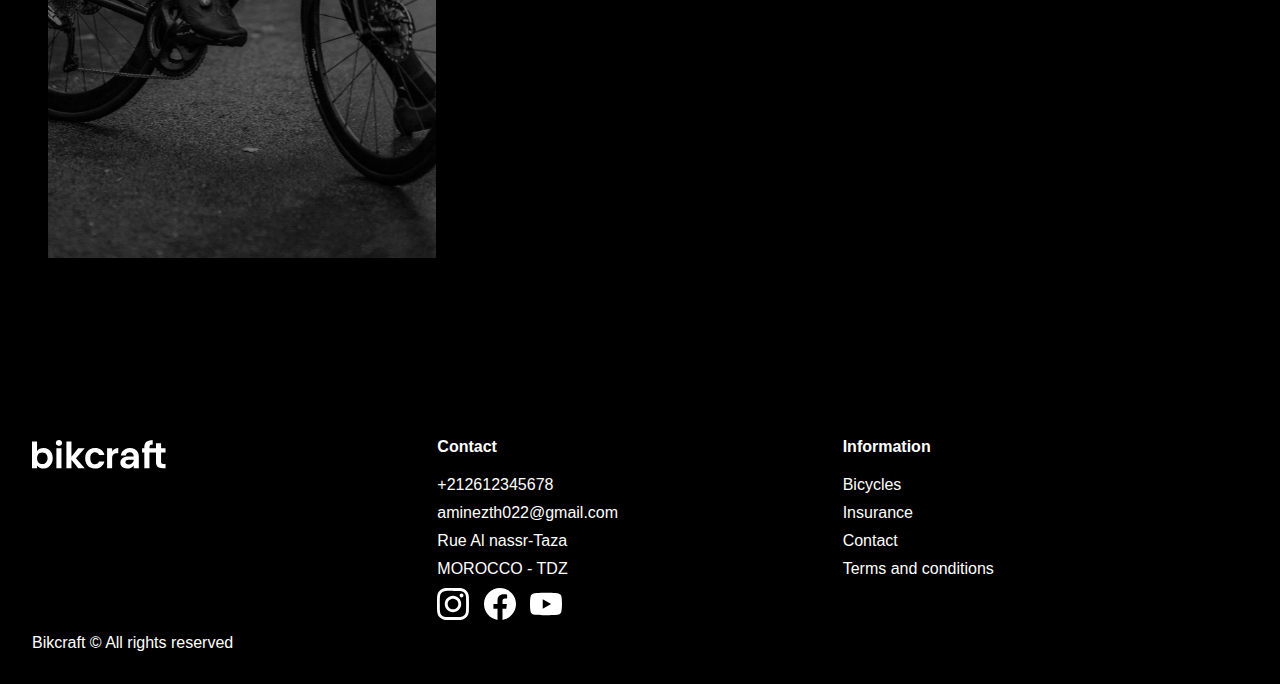
<file: product/nimbus.html>
<!DOCTYPE html>
<html lang="en">
<head>
    <meta charset="UTF-8">
    <meta name="viewport" content="width=device-width, initial-scale=1.0">
    <link rel="stylesheet" href="../style.css">
    <title>Bikecraft</title>
</head>
<body>
    <header>
        <div class="logo">
            <a href="../index.html"><img src="../img/bikcraft 1.svg"></a>
        </div>
        <nav>
            <ul class="navigation">
                <li><a href="../bicycles.html" class="nav-links">Bicycles</a></li>
                <li><a href="../index.html#insurance" class="nav-links">Insurance</a></li>
                <li><a href="../contact.html" class="nav-links">Contact</a></li>
            </ul>
        </nav>
    </header>

    <section class="ContactMain">
        <h4>$ 4999</h4>
        <h1 class="title white">
            Nimbus Stark <span>.</span>
        </h1>
    </section>
    <section class="product">
        <div class="images">
            <img src="../img/bicicleta1 1.svg">
            <div class="flexingImage">
                <img src="../img/bicicleta3.svg" onclick="location.href='nebula.html'">                
                <img src="../img/bicicleta2.svg" onclick="location.href='magic.html'">
            </div>
        </div>
        <div class="content">
            <p>
                The Nebula Cosmic is the best Bikcraft ever created by our team. It comes equipped with the best accessories, ensuring higher speed.
            </p>
            <div class="btnFlex">
                <button class="btn" onclick="location.href='../buy.html'">
                    Buy Now 
                </button>
                <div>
                    <span> <img src="../img/entrega.svg" >  delivery in 5days </span>
                <span>
                    <img src="../img/estoque.svg" >   18 stock</span>
                </div>
            </div>

            <p>INFORMATION</p>
            <div class="flexing2">
                <div>
                    <p>
                        <img src="../img/eletrica.svg"><br>
                        <strong>Electric Motor</strong><br>
                        Allows you to travel unimaginable distances with your bike.
                    </p>
                </div>
                <div>
                    <p>
                        <img src="../img/velocidade.svg" ><br>
                        <strong>50Km/h</strong><br>
                        The fastest electric bicycle available on the market today.
                    </p>
                </div>
                <div>
                    <p>
                        <img src="../img/rastreador.svg" ><br>
                        <strong>Tracker</strong><br>
                        Tracking and-anti-theft system to ensure your peace of mind
                    </p>
                </div>
                <div>
                    <p>
                        <img src="../img/carbono.svg"><br>
                        <strong>Carbon Fiber</strong><br>
                        Maximum protection for your Bikcraft with carbon fiber.
                    </p>
                </div>
            </div>

            <p>
                TECHNICAL SPECIFICATIONS
            </p>

            <div class="tachnic">
                <div class="technicflex">
                    <p>weight</p>
                    <p>9 kg</p>
                </div>
                <div class="technicflex">
                    <p>Height</p>
                    <p>60cm</p>
                </div>
                <div class="technicflex">
                    <p>width</p>
                    <p>120cm</p>
                </div>
                <div class="technicflex">
                    <p>Depth</p>
                    <p>10 cm</p>
                </div>
                <div class="technicflex">
                    <p>Gears</p>
                    <p>16</p>
                </div>
                <div class="technicflex">
                    <p>Wheel</p>
                    <p>29</p>
                </div>
            </div>
        </div>

    </section>

    <section class="more">
        <div class="MoreImg">
            
        </div>
        <div class="content">
            <h1 class="title">
                Ride more confidently with our <span>insurance.</span>
            </h1>
            <p>
                Sign up for one of our Bikcraft insurance plans and enjoy various benefits
            </p>
            <button onclick="location.href='#'" class="btn"> Learn More</button>
        </div>
    </section>





    <footer>
        <div class="footer-start">
            <div class="logo">
                <img src="../img/bikcraft 1.svg">
            </div>
        </div>
        <div class="footer-midle">
            <h4>
                Contact
            </h4>
            <ul>
                <li>+212612345678</li>
                <li>aminezth022@gmail.com</li>
                <li><p>Rue Al nassr-Taza</p></li>
                <li>MOROCCO - TDZ</li>
                <li><p><img src="../img/instagram.svg">      <img src="../img/facebook.svg">        <img src="../img/youtube.svg"></p></li>
            </ul>
        </div>
        <div class="end-footer">
            <h4>
                Information
            </h4>
            <ul>
            <li>Bicycles</li>
            <li>Insurance</li>
            <li>Contact</li>
            <li>Terms and conditions</li>
        </ul>
        </div>
        <p>
            Bikcraft &copy; All rights reserved
        </p>
    </footer>
    
</body>
</html>
</file>
<file: style.css>
*{
    margin: 0;
    padding: 0;
    box-sizing: border-box;
    font-family: Arial, Helvetica, sans-serif;
    scroll-behavior: smooth;
}


header{
    display: flex;
    justify-content: space-between;
    align-items: center;
    background-color: black;
    padding: 1rem;
}

header .navigation{
    list-style: none;
    display: flex;
    gap: 20px;
}

header .navigation .nav-links{
    text-decoration: none;
    color: white;
    padding: 1rem;
}

.icons{
    color: white;
    display: none;
}

.main{
    background-color: black;
    display: grid;
    grid-template-columns: repeat(2, 1fr);
    padding: 2rem;
}

.main .left{
    color: white;
    flex-direction: column;
    display: flex;
    justify-content: center;
}

.title{
    font-size: 3rem;
    text-transform: uppercase;
}

.main p{
    font-size: 1.5rem;
    color: gray;
}

.main a{
    text-decoration: none;
    color: black;
    background-color: orange;
    text-align: center;
    padding: 1rem;
    margin: 10px 0;
    width: 30%;
    border-radius: 4px;
}

.title span{
    color: orange;
    border-radius: 50%;
}

.main img{
    position: relative;
    width: 100%;
    top: 100px;
}

.bikes{
    padding: 100px 20px;
}

.bikes .cards{
    gap: 20px;
    display: grid;
    grid-template-columns: repeat(3, 1fr);
}

.bikes .cards img{
    width: 100%;
}

.bikes .cards h4 span{
    background-color: rgb(255, 166, 0);
    display: inline-block;
    width: 10px;
    height: 5px;
}

.about{
    background-color: black;
    color: white;
    display: grid;
    grid-template-columns: repeat(2, 1fr);
    padding: 2rem;
    height: 150vh;
}

.content-img{
    width: 100%;
    position: relative;
    top: -100px;
    border-radius: 5px;
}

.about .content{
    display: flex;
    flex-direction: column;
    justify-content: center;
}

.about .content a{
    color: Orange;
    display: inline-block;
    text-transform: uppercase;
    font-size: 1.5rem;
    margin: 20px 0 100px 0;
}

.about .content .inside-content p{
    text-align: right;
    color: gray;
}

.inside-content{
    display: grid;
    grid-template-columns: repeat(2, 1fr);
}

.partners{
    padding: 100px 2rem;
}

.partners .partners-img{
    display: grid;
    grid-template-columns: repeat(4, 1fr);
    gap: 30px;
}

.partners .partners-img img{
    width: 80%;
}

.partners-content {
    display: flex;
    width: 100%;
    height: 50vh;
    margin-top: 200px ;
}
.image-section {
    flex: 1;
    background: url('img/depoimento.svg') no-repeat center center/cover;
    filter: grayscale(100%);
    display: flex;
    align-items: center;
    justify-content: center;
}
.text-section {
    flex: 1;
    background: #FFC107;
    display: flex;
    align-items: center;
    justify-content: center;
    padding: 40px;
}
.testimonial {
    max-width: 500px;
    font-size: 20px;
    font-style: italic;
    color: #000;
}
.testimonial span {
    display: block;
    margin-top: 20px;
    font-style: normal;
    font-weight: bold;
    color: rgba(116, 75, 0, 0.735);
}

.text-image{
    position: relative;
    top: 80px;
    left: 20px;
}

.insurance{
    background-color: #1b1b18;
    color: white;
    padding: 2rem;
}

.insurance .price-cards{
    display: flex;
    justify-content: space-around;
    gap: 40px;
    align-items: center;
}

.insurance .price-cards .price-card{
    background-color: black;
    border-radius: 5px;
    display: flex;
    flex-direction: column;
    padding: 2rem;
    height: fit-content;
    width: 40%;
}

.insurance .price-cards .price-card .header{
    display: flex;
    justify-content: space-between;
    margin-bottom:20px ;
}


.insurance .price-cards .price-card .header .gold{
    color: orange;
}

.insurance .price-cards .price-card .header h2 span{
    position: relative;
    top: 15px;
    right: 45px;
    color: gray;
    font-size: xx-small;
}

.insurance .price-cards .price-card p{
    margin-bottom: 10px;
}

.insurance .price-cards .price-card .btn{
    color: black;
    text-decoration: none;
    background-color: gray;
    padding: 1rem;
    display: inline-block;
    position: inherit;
    text-transform: uppercase;
    border-radius: 7px;
}

.insurance .price-cards .price-card  .golden {
    background-color: rgb(225, 167, 59);
}

footer{
    background-color: black;
    display: grid;
    grid-template-columns: repeat(3, 1fr);
    color: white;
    padding: 2rem;
}

footer h4{
    margin-bottom: 20px;
}

footer ul{
    list-style: none;
}

footer ul li {
    margin-bottom: 10px ;
}

footer ul li p img{
    margin-right: 10px ;
}

.ContactMain{
    background-color: #1b1b18;
    height: 50dvh;
    padding: 1rem;
}

.ContactMain h4{
    font-size: 1.5rem;
    color: gray;
    font-family: 'Trebuchet MS', 'Lucida Sans Unicode', 'Lucida Grande', 'Lucida Sans', Arial, sans-serif;
    text-transform: uppercase;
}

.centralize{
    display: flex;
    justify-content: center;
}

.ContactMain .Contact{
    margin: 0 auto;
    position: relative;
    color: white;
    display: flex;
    width: 80%;
}

.ContactMain .Contact .Content{
    background-color: black;
    width: 40%;
    display: flex;
    flex-direction: column;
    gap: 35px;
    padding: 2rem;
    border-top-left-radius: 10px;
    border-bottom-left-radius: 10px;
}

.ContactMain .Contact .Content > img{
    width: 15%;
}

.ContactMain .Contact form{
    padding: 1rem;
    background-color: white;
    color: black;
    display: flex;
    flex-direction: column;
    width: 60%;
    gap: 10px;
    border-top-right-radius: 10px;
    border-bottom-right-radius: 10px;
}

.ContactMain .Contact form .flexing{
    display: flex;
    gap: 40px;
    width: 600px;
}

.ContactMain .Contact form  select{
    width: 100%;
    padding: 1rem;
    border: 1px solid transparent;
    background-color: rgba(211, 211, 211, 0.342);  
}

.ContactMain .Contact form .flexing > div{
    width: 260px;
}


.ContactMain .Contact form input{
    width: 100%;
    padding: 1rem;
    border: 1px solid transparent;
    background-color: rgba(211, 211, 211, 0.342);  
}

.ContactMain .Contact form textarea{
    height: 130px ;
}

.ContactMain .Contact form .flexBtn{
    display: flex;
    justify-content: space-between;
}
.ContactMain .Contact form .btn{
    background-color: orange;
    outline: none;
    border: 1px solid transparent;
    width: 40%;
    padding: 1rem;
    text-transform: uppercase;
    font-weight: bold;
}

.localisation{
    background-color: aliceblue;
    padding: 300px 2rem 2rem 2rem;
}

.localisation .title1{
    font-size: 3rem;
}

.localisation .title1 span{
    color: orange;
}

.localisation .Cards{
    display: grid;
    grid-template-columns: repeat(2, 1fr);
    gap: 30px;
}

.localisation .Cards .card{
    background-color: white;
    
}

.localisation .Cards .card .content{
    display: flex;
    flex-direction:column;
    gap: 40px;
    padding: 1rem 1rem 0 1rem;
}

.localisation .Cards .card .content > div{
    display: flex;
    justify-content: space-around;
}

.localisation .Cards .card .content > div > div{
    border-left: 1px solid black;
    padding-left: 30px;
}

.map{
    width: 100%;
}

.Bickes{
    padding: 3rem;
}

.Bickes .bike {
    display: flex;
    height: 400px;
    align-items: center;
    position: relative;
    width: 80%;
    margin-left: 180px;
}

.Bickes .bike span{
    color: white;
}

.black{
    background-color: black;
    color: white;
}

.Bickes .bike .Imagediv{
    width: 600px;
    height: 300px;
    position: relative;
    display: flex;
    justify-content: end;
    padding: 1rem;
    left: -200px;
}

.Bickes .bike .Imagediv.nimbus{
    background: url(img/bicicleta1\ 1.svg) no-repeat ;
    background-position: center;
    background-size: cover;
}
.Bickes .bike .Imagediv.magic{
    background: url(img/bicicleta2.svg) no-repeat ;
    background-position: center;
    background-size: cover;
}
.Bickes .bike .Imagediv.nebula{
    background: url(img/bicicleta3.svg) no-repeat ;
    background-position: center;
    background-size: cover;
}

.Bickes .bike .Imagediv span{
    background-color: black;
    border-radius: 5px;
    height: fit-content;
    padding: 0.4rem;
}

.Bikecontent{
    position: inherit;
    left: -100px;
    display: flex;
    flex-direction: column;
    gap: 40px;
}

.Bikecontent h4{
    font-size: 2rem;
}

.Bikecontent h4 span{
    background-color: orange;
    display: inline-block;
    width: 20px;
    height: 10px;
}

.Bickes .flexing{
    display: flex;
    justify-content: space-between;
    align-items: end;
}

.btn{
    background-color: orange;
    outline: none;
    border: 1px solid transparent;
    padding: 1rem;
    text-transform: uppercase;
    height: 50px;
    font-weight: bold;
}

.product{
    display: flex;
    gap: 20px;
    padding: 1rem;
    background-color: #1b1b18;
    color: white;
}

.product .images{
    width: 50%;
}

.product .images img{
    width: 100%;
}

.product .images .flexingImage{
    display: grid;
    grid-template-columns: repeat(2, 1fr);
    gap:10px;
}

.product .content{
    display: flex;
    flex-direction: column;
    gap: 20px;
}

.white{
    color: white;
}

.btnFlex{
    display: flex;
    align-items: center;
    gap: 24px;
}

.btnFlex span{
    background-color: rgba(0, 0, 0, 0.537);
    border-radius: 5px;
    margin-bottom: 6px;
}

.btnFlex > div{
    display: flex;
    flex-direction: column;
}

.product .flexing2{
    display: grid;
    grid-template-columns: repeat(2, 1fr);
    background-color: black;
    padding: 1rem;
}

.product .tachnic{
    background-color: black;
    padding: 1rem;
}

.product .tachnic > div{
    display: flex;
    justify-content: space-between;
}

.more{
    display: flex;
    background-color: black;
    color: white;
    gap: 50px;
    margin-top: 200px;
    padding:3rem ;
}

.more .title{
    font-size: 2.5rem;
    text-transform: lowercase;
}

.more .title::first-letter{
    text-transform: uppercase;
}

.more .content{
    display: flex;
    flex-direction: column;
    gap: 40px;
}

.more .content .btn{
    width: 40%;
}

.more .MoreImg{
    background: url(img/seguros.svg) no-repeat;
    width: 35%;
    height: 600px;
    background-position: center;
    background-size: cover;
    position: relative;
    top: -100px;
}

.Centralize{
    display: flex;
    justify-content: center;
}

.Centralize .Contact{
    display: flex;
    width: 80%;
    gap: 200px;
    background-color: black;
    position: relative;
    top: -150px;
    border-top-left-radius: 5px;
    border-bottom-left-radius: 5px;
}

.Centralize .Contact h4 span{
    background-color: orange;
    width: 10px;
    height: 5px;
    display: inline-block;
}

.Centralize .Contact .Content{
    color: white;
    padding: 1rem;
}

.Centralize .Contact form{
    background-color: white;
    width: 80%;
    display: flex;
    flex-direction: column;
    gap: 10px;
    padding: 1rem;
    border-top-right-radius: 5px;
    border-bottom-right-radius: 5px;
}

.Centralize .Contact form input{
    width: 98%;
    padding: 1rem;
    border: 1px solid transparent;
    background-color: rgba(211, 211, 211, 0.342);  
}

.Centralize .Contact form .flexing{
    display: flex;
    gap: 40px;
}

.Centralize .Contact form .flexing > div{
    width: 300px;
}

.Centralize .Contact form .flexingbtn{
    display: flex;
    justify-content: space-between;
}

.Centralize .Contact form .flexingbtn .btn{
    width: 30%;
    border-radius: 3px;
}

.big{
    margin-bottom: 200px;
}

@media ( max-width:768px ){
    .main .left .btn{
        width: 100%;
    }
    .main .right{
        display: none;
    }
    .bikes .cards{
        grid-template-columns: repeat(1, 1fr);
    }
    .about{
        height: fit-content;
    }
    .about .content{
        width: 100% !important;
    }
    .content-img{
        display: none;
    }
    .image-section{
        display: none;
    }
    .price-cards{
        flex-direction: column;
    }
    .price-card{
        width: 100% !important;
    }
    footer{
        grid-template-columns: repeat(2, 1fr);
    }
    header{
        width: 100% !important;
        overflow: scroll;
    }
}
</file>
